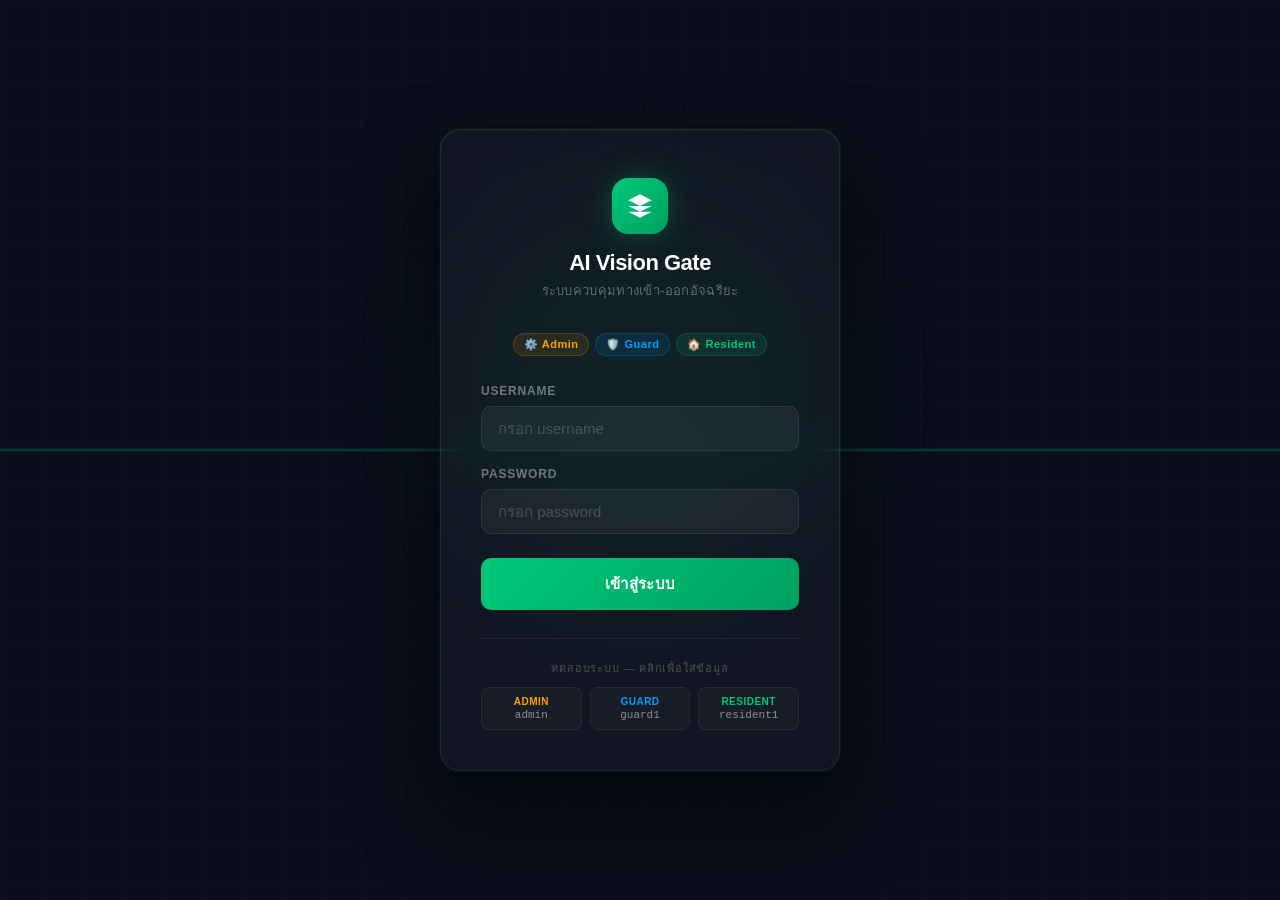
<file: index.html>
<!DOCTYPE html>
<html lang="th">
<head>
<meta charset="UTF-8">
<meta name="viewport" content="width=device-width, initial-scale=1.0">
<title>AI Vision Gate — เข้าสู่ระบบ</title>
<style>
  * { margin: 0; padding: 0; box-sizing: border-box; }

  body {
    min-height: 100vh;
    background: #0a0e1a;
    display: flex;
    align-items: center;
    justify-content: center;
    font-family: 'Segoe UI', 'Helvetica Neue', Arial, sans-serif;
    overflow: hidden;
    position: relative;
  }

  /* Ambient grid background */
  body::before {
    content: '';
    position: fixed;
    inset: 0;
    background-image:
      linear-gradient(rgba(0,200,120,0.04) 1px, transparent 1px),
      linear-gradient(90deg, rgba(0,200,120,0.04) 1px, transparent 1px);
    background-size: 40px 40px;
    pointer-events: none;
  }

  /* Glow orb */
  .glow {
    position: fixed;
    width: 600px; height: 600px;
    border-radius: 50%;
    background: radial-gradient(circle, rgba(0,200,120,0.08) 0%, transparent 70%);
    top: 50%; left: 50%;
    transform: translate(-50%, -60%);
    pointer-events: none;
  }

  /* Scan line animation */
  @keyframes scanline {
    0%   { top: -4px; opacity: 0.5; }
    50%  { opacity: 0.15; }
    100% { top: 100%; opacity: 0; }
  }
  .scanline {
    position: fixed;
    left: 0; right: 0; height: 4px;
    background: linear-gradient(to bottom, transparent, rgba(0,200,120,0.3), transparent);
    animation: scanline 6s linear infinite;
    pointer-events: none;
    z-index: 0;
  }

  .card {
    position: relative;
    z-index: 10;
    background: rgba(255,255,255,0.03);
    border: 1px solid rgba(0,200,120,0.15);
    border-radius: 20px;
    padding: 48px 40px 40px;
    width: 100%;
    max-width: 400px;
    backdrop-filter: blur(20px);
    box-shadow:
      0 0 0 1px rgba(0,200,120,0.05),
      0 40px 80px rgba(0,0,0,0.6),
      inset 0 1px 0 rgba(255,255,255,0.05);
  }

  .logo-wrap {
    text-align: center;
    margin-bottom: 32px;
  }

  .logo-icon {
    width: 56px; height: 56px;
    background: linear-gradient(135deg, #00c878 0%, #00a060 100%);
    border-radius: 16px;
    display: inline-flex;
    align-items: center;
    justify-content: center;
    margin-bottom: 16px;
    box-shadow: 0 0 30px rgba(0,200,120,0.3);
  }

  .logo-icon svg { width: 28px; height: 28px; fill: #fff; }

  h1 {
    font-size: 22px;
    font-weight: 700;
    color: #fff;
    letter-spacing: -0.5px;
    margin-bottom: 4px;
  }

  .subtitle {
    font-size: 13px;
    color: rgba(255,255,255,0.35);
    letter-spacing: 0.3px;
  }

  /* Role badges */
  .roles {
    display: flex;
    gap: 6px;
    margin-bottom: 28px;
    justify-content: center;
  }
  .role-badge {
    padding: 4px 10px;
    border-radius: 20px;
    font-size: 11px;
    font-weight: 600;
    letter-spacing: 0.5px;
    cursor: pointer;
    border: 1px solid transparent;
    transition: all 0.2s;
    user-select: none;
  }
  .role-badge.admin  { background: rgba(255,160,0,0.1);  color: #ffa000; border-color: rgba(255,160,0,0.2); }
  .role-badge.guard  { background: rgba(0,160,255,0.1);  color: #00a0ff; border-color: rgba(0,160,255,0.2); }
  .role-badge.resident { background: rgba(0,200,120,0.1); color: #00c878; border-color: rgba(0,200,120,0.2); }
  .role-badge:hover  { opacity: 0.8; transform: scale(1.05); }

  /* Fields */
  .field { margin-bottom: 16px; }

  label {
    display: block;
    font-size: 12px;
    font-weight: 600;
    color: rgba(255,255,255,0.4);
    letter-spacing: 0.8px;
    text-transform: uppercase;
    margin-bottom: 8px;
  }

  input {
    width: 100%;
    background: rgba(255,255,255,0.05);
    border: 1px solid rgba(255,255,255,0.08);
    border-radius: 10px;
    padding: 13px 16px;
    font-size: 15px;
    color: #fff;
    outline: none;
    transition: border-color 0.2s, box-shadow 0.2s;
    font-family: inherit;
  }
  input:focus {
    border-color: rgba(0,200,120,0.5);
    box-shadow: 0 0 0 3px rgba(0,200,120,0.1);
  }
  input::placeholder { color: rgba(255,255,255,0.2); }

  /* Submit button */
  .btn {
    width: 100%;
    padding: 14px;
    background: linear-gradient(135deg, #00c878 0%, #00a060 100%);
    border: none;
    border-radius: 10px;
    color: #fff;
    font-size: 15px;
    font-weight: 700;
    cursor: pointer;
    transition: all 0.2s;
    margin-top: 8px;
    letter-spacing: 0.3px;
    position: relative;
    overflow: hidden;
  }
  .btn:hover  { transform: translateY(-1px); box-shadow: 0 8px 24px rgba(0,200,120,0.35); }
  .btn:active { transform: translateY(0); }
  .btn:disabled { opacity: 0.5; cursor: not-allowed; transform: none; }

  @keyframes spin { to { transform: rotate(360deg); } }
  .btn .spinner {
    display: none;
    width: 18px; height: 18px;
    border: 2px solid rgba(255,255,255,0.3);
    border-top-color: #fff;
    border-radius: 50%;
    animation: spin 0.7s linear infinite;
    margin: 0 auto;
  }
  .btn.loading .btn-text { display: none; }
  .btn.loading .spinner  { display: block; }

  /* Error */
  .error-box {
    background: rgba(255,60,60,0.1);
    border: 1px solid rgba(255,60,60,0.25);
    border-radius: 8px;
    padding: 10px 14px;
    font-size: 13px;
    color: #ff6060;
    margin-bottom: 16px;
    display: none;
  }
  .error-box.show { display: block; }

  /* Role hint */
  .hint {
    margin-top: 28px;
    border-top: 1px solid rgba(255,255,255,0.06);
    padding-top: 20px;
  }
  .hint-title {
    font-size: 11px;
    color: rgba(255,255,255,0.25);
    text-transform: uppercase;
    letter-spacing: 0.8px;
    margin-bottom: 10px;
    text-align: center;
  }
  .hint-grid {
    display: grid;
    grid-template-columns: repeat(3, 1fr);
    gap: 8px;
  }
  .hint-item {
    background: rgba(255,255,255,0.03);
    border: 1px solid rgba(255,255,255,0.06);
    border-radius: 8px;
    padding: 8px;
    text-align: center;
    cursor: pointer;
    transition: all 0.15s;
  }
  .hint-item:hover {
    background: rgba(255,255,255,0.06);
    border-color: rgba(0,200,120,0.2);
  }
  .hint-role {
    font-size: 10px;
    font-weight: 700;
    letter-spacing: 0.5px;
    margin-bottom: 2px;
  }
  .hint-role.admin    { color: #ffa000; }
  .hint-role.guard    { color: #00a0ff; }
  .hint-role.resident { color: #00c878; }
  .hint-user {
    font-size: 11px;
    color: rgba(255,255,255,0.5);
    font-family: 'Courier New', monospace;
  }

  /* Redirect overlay */
  .redirect-overlay {
    display: none;
    position: fixed; inset: 0;
    background: #0a0e1a;
    z-index: 100;
    align-items: center;
    justify-content: center;
    flex-direction: column;
    gap: 16px;
  }
  .redirect-overlay.show { display: flex; }

  @keyframes fadeInUp {
    from { opacity: 0; transform: translateY(10px); }
    to   { opacity: 1; transform: translateY(0); }
  }
  .redirect-icon {
    font-size: 48px;
    animation: fadeInUp 0.4s ease;
  }
  .redirect-text {
    color: rgba(255,255,255,0.6);
    font-size: 15px;
    animation: fadeInUp 0.4s ease 0.1s both;
  }
  .redirect-role-label {
    font-size: 22px;
    font-weight: 700;
    color: #fff;
    animation: fadeInUp 0.4s ease 0.05s both;
  }
  @keyframes pulse-ring {
    0%   { transform: scale(0.8); opacity: 1; }
    100% { transform: scale(1.8); opacity: 0; }
  }
  .pulse-ring {
    position: absolute;
    width: 80px; height: 80px;
    border-radius: 50%;
    background: rgba(0,200,120,0.15);
    animation: pulse-ring 1.2s ease-out infinite;
  }
  .pulse-dot {
    width: 80px; height: 80px;
    border-radius: 50%;
    background: linear-gradient(135deg, #00c878, #00a060);
    display: flex; align-items: center; justify-content: center;
    position: relative;
    box-shadow: 0 0 40px rgba(0,200,120,0.4);
    font-size: 32px;
    animation: fadeInUp 0.3s ease;
  }

</style>
</head>
<body>

<div class="glow"></div>
<div class="scanline"></div>

<!-- Login Card -->
<div class="card">
  <div class="logo-wrap">
    <div class="logo-icon">
      <svg viewBox="0 0 24 24"><path d="M12 2L2 7l10 5 10-5-10-5zM2 17l10 5 10-5M2 12l10 5 10-5"/></svg>
    </div>
    <h1>AI Vision Gate</h1>
    <p class="subtitle">ระบบควบคุมทางเข้า-ออกอัจฉริยะ</p>
  </div>

  <div class="roles">
    <span class="role-badge admin">⚙️ Admin</span>
    <span class="role-badge guard">🛡️ Guard</span>
    <span class="role-badge resident">🏠 Resident</span>
  </div>

  <div class="error-box" id="errorBox"></div>

  <div class="field">
    <label>Username</label>
    <input type="text" id="username" placeholder="กรอก username" autocomplete="username" autocapitalize="none">
  </div>
  <div class="field">
    <label>Password</label>
    <input type="password" id="password" placeholder="กรอก password" autocomplete="current-password">
  </div>

  <button class="btn" id="loginBtn" onclick="doLogin()">
    <span class="btn-text">เข้าสู่ระบบ</span>
    <div class="spinner"></div>
  </button>

  <!-- Demo quick-fill -->
  <div class="hint">
    <div class="hint-title">ทดสอบระบบ — คลิกเพื่อใส่ข้อมูล</div>
    <div class="hint-grid">
      <div class="hint-item" onclick="fillDemo('admin','aivsg2024')">
        <div class="hint-role admin">ADMIN</div>
        <div class="hint-user">admin</div>
      </div>
      <div class="hint-item" onclick="fillDemo('guard1','guard1234')">
        <div class="hint-role guard">GUARD</div>
        <div class="hint-user">guard1</div>
      </div>
      <div class="hint-item" onclick="fillDemo('resident1','home5301')">
        <div class="hint-role resident">RESIDENT</div>
        <div class="hint-user">resident1</div>
      </div>
    </div>
  </div>
</div>

<!-- Redirect overlay -->
<div class="redirect-overlay" id="redirectOverlay">
  <div style="position:relative; display:flex; align-items:center; justify-content:center;">
    <div class="pulse-ring"></div>
    <div class="pulse-dot" id="redirectIcon">✅</div>
  </div>
  <div class="redirect-role-label" id="redirectLabel">Admin Dashboard</div>
  <div class="redirect-text" id="redirectText">กำลังเข้าสู่ระบบ...</div>
</div>

<script>
// ============================================================
// CONFIG — เปลี่ยน API_URL ให้ตรงกับ deploy ของ TaBon
// ============================================================
const API_URL = 'https://script.google.com/macros/s/AKfycbxiPp-xyVNOw6Dm6L9Il3I2b9ynhu02L_VTBmTAXSMh7WHijR-QttRXK6NzBaZUb0k3Nw/exec';

// Role → URL mapping (relative path จาก root)
const ROLE_REDIRECT = {
  admin:    'aivsg-ps/admin/',
  guard:    'aivsg-ps/gate/',
  resident: 'aivsg-ps/resident/',
};

const ROLE_LABEL = {
  admin:    { icon: '⚙️', label: 'Admin Dashboard', color: '#ffa000' },
  guard:    { icon: '🛡️', label: 'Guard Station',   color: '#00a0ff' },
  resident: { icon: '🏠', label: 'Resident App',     color: '#00c878' },
};

// ============================================================
// Quick fill demo
// ============================================================
function fillDemo(user, pass) {
  document.getElementById('username').value = user;
  document.getElementById('password').value = pass;
  document.getElementById('username').focus();
}

// ============================================================
// Enter key support
// ============================================================
document.addEventListener('keydown', e => {
  if (e.key === 'Enter') doLogin();
});

// ============================================================
// Login flow
// ============================================================
async function doLogin() {
  const username = document.getElementById('username').value.trim();
  const password = document.getElementById('password').value;
  const btn      = document.getElementById('loginBtn');
  const errorBox = document.getElementById('errorBox');

  // Validation
  if (!username || !password) {
    showError('กรุณากรอก Username และ Password');
    return;
  }

  // Loading state
  errorBox.classList.remove('show');
  btn.classList.add('loading');
  btn.disabled = true;

  try {
    // Call Apps Script login API via JSONP (แก้ CORS)
    let result = null;
    try {
      result = await jsonpRequest(API_URL + '?action=login&username=' + encodeURIComponent(username) + '&password=' + encodeURIComponent(password));
    } catch(e) {
      result = null;
    }
    // Fallback: local check
    if (!result || result.error || !result.success) {
      const local = localLogin(username, password);
      if (local.success) result = local;
    }

    if (result && result.success) {
      // Save session
      sessionStorage.setItem('aivsg_user', JSON.stringify({
        username: result.username,
        role:     result.role,
        house:    result.house || '',
        name:     result.ownerName || '',
      }));
      // Redirect
      showRedirect(result.role, result.username, result.house);
    } else {
      showError(result?.message || 'Username หรือ Password ไม่ถูกต้อง');
      btn.classList.remove('loading');
      btn.disabled = false;
    }
  } catch (err) {
    showError('ไม่สามารถเชื่อมต่อระบบได้ กรุณาลองใหม่');
    btn.classList.remove('loading');
    btn.disabled = false;
  }
}

// ============================================================
// Local login fallback (ถ้า API ไม่ตอบสนอง)
// ============================================================
function jsonpRequest(url) {
  return new Promise((resolve, reject) => {
    const cb = 'cb_' + Math.random().toString(36).slice(2);
    const script = document.createElement('script');
    const timer = setTimeout(() => {
      delete window[cb];
      try { document.body.removeChild(script); } catch(e) {}
      reject(new Error('timeout'));
    }, 10000);
    window[cb] = (data) => {
      clearTimeout(timer);
      delete window[cb];
      try { document.body.removeChild(script); } catch(e) {}
      resolve(data);
    };
    script.src = url + '&callback=' + cb;
    script.onerror = () => { clearTimeout(timer); reject(new Error('error')); };
    document.body.appendChild(script);
  });
}

function localLogin(username, password) {
  const ADMIN_USERS = {
    'admin':  { password: 'aivsg2024', role: 'admin' },
    'guard1': { password: 'guard1234', role: 'guard' },
    'guard2': { password: 'guard2345', role: 'guard' },
  };
  if (ADMIN_USERS[username]) {
    if (ADMIN_USERS[username].password === password) {
      return { success: true, username, role: ADMIN_USERS[username].role, house: '' };
    }
    return { success: false, message: 'รหัสผ่านไม่ถูกต้อง' };
  }
  // Resident pattern: resident1–resident11 / home5301
  const residentMatch = username.match(/^resident(\d+)$/);
  if (residentMatch) {
    return { success: true, username, role: 'resident', house: '53/' + residentMatch[1] };
  }
  return { success: false, message: 'ไม่พบผู้ใช้งาน' };
}

// ============================================================
// Show redirect overlay then navigate
// ============================================================
function showRedirect(role, username, house) {
  const info = ROLE_LABEL[role] || ROLE_LABEL.resident;
  const overlay = document.getElementById('redirectOverlay');
  document.getElementById('redirectIcon').textContent  = info.icon;
  document.getElementById('redirectLabel').textContent = info.label;
  document.getElementById('redirectText').textContent  =
    `ยินดีต้อนรับ ${username}${house ? ' · บ้านเลขที่ ' + house : ''} — กำลังเข้าสู่ระบบ`;
  document.getElementById('redirectLabel').style.color = info.color;
  overlay.classList.add('show');

  // Navigate after brief pause
  setTimeout(() => {
    const dest = ROLE_REDIRECT[role] || ROLE_REDIRECT.resident;
    window.location.href = dest;
  }, 1800);
}

// ============================================================
// Show error
// ============================================================
function showError(msg) {
  const box = document.getElementById('errorBox');
  box.textContent = msg;
  box.classList.add('show');
}
</script>
</body>
</html>
</file>
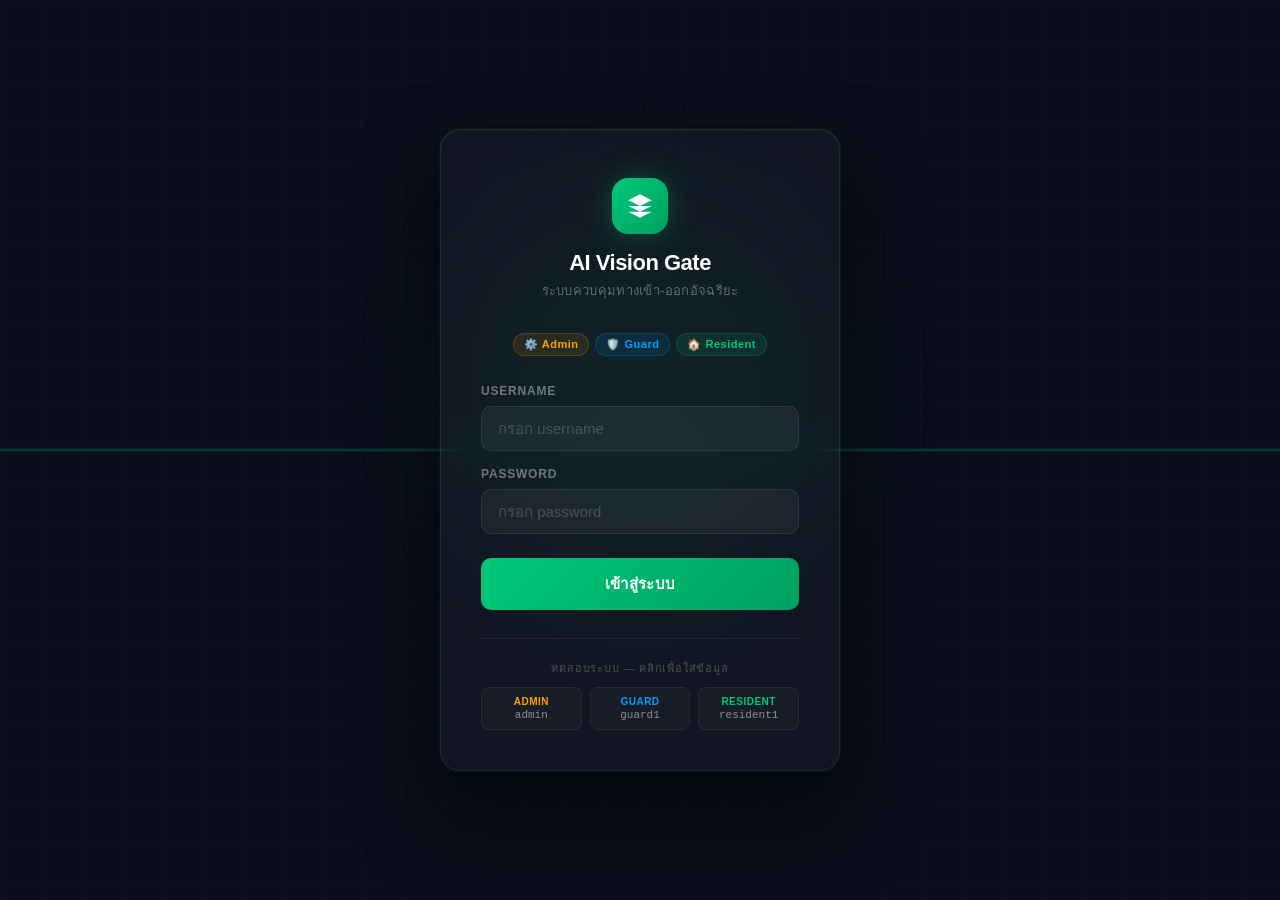
<file: admin/index.html>
<!DOCTYPE html>
<html lang="th">
<head>
<meta charset="UTF-8">
<meta name="viewport" content="width=device-width, initial-scale=1.0">
<title>AI Vision Gate — Admin Dashboard</title>
<style>
*{margin:0;padding:0;box-sizing:border-box}
body{background:#0b0f1c;color:#fff;font-family:'Segoe UI',Arial,sans-serif;display:flex;min-height:100vh}

/* SIDEBAR */
.sidebar{width:210px;background:rgba(255,255,255,0.02);border-right:1px solid rgba(255,255,255,0.06);padding:14px 0;flex-shrink:0;display:flex;flex-direction:column;position:fixed;top:0;bottom:0;left:0;z-index:40}
.sb-logo{display:flex;align-items:center;gap:10px;padding:0 14px 16px;border-bottom:1px solid rgba(255,255,255,0.06);margin-bottom:10px}
.sb-icon{width:32px;height:32px;background:linear-gradient(135deg,#00c878,#00a060);border-radius:8px;display:flex;align-items:center;justify-content:center;font-size:16px}
.sb-name{font-size:13px;font-weight:800;line-height:1.2}
.sb-sub{font-size:10px;color:rgba(255,255,255,0.3)}
.sb-sec{font-size:9px;font-weight:700;color:rgba(255,255,255,0.2);text-transform:uppercase;letter-spacing:1px;padding:0 14px;margin:8px 0 4px}
.sb-item{display:flex;align-items:center;gap:10px;padding:10px 14px;cursor:pointer;border-left:2px solid transparent;transition:all 0.15s}
.sb-item:hover{background:rgba(255,255,255,0.03)}
.sb-item.active{background:rgba(0,200,120,0.07);border-left-color:#00c878}
.sb-item .si{font-size:15px;width:20px;text-align:center}
.sb-item .sl{font-size:12px;font-weight:600;color:rgba(255,255,255,0.55)}
.sb-item.active .sl{color:#00c878}
.sb-bottom{margin-top:auto;padding:12px 14px;border-top:1px solid rgba(255,255,255,0.06)}
.sb-user{display:flex;align-items:center;gap:8px}
.sb-av{width:30px;height:30px;background:linear-gradient(135deg,#ffa000,#e65100);border-radius:8px;display:flex;align-items:center;justify-content:center;font-size:14px}
.sb-un{font-size:12px;font-weight:700}
.sb-ur{font-size:10px;color:rgba(255,255,255,0.3)}

/* MAIN */
.main{flex:1;margin-left:210px;display:flex;flex-direction:column;min-height:100vh}
.topbar{display:flex;align-items:center;justify-content:space-between;padding:14px 20px;border-bottom:1px solid rgba(255,255,255,0.06);background:rgba(255,255,255,0.01);position:sticky;top:0;z-index:30}
.page-title{font-size:17px;font-weight:800}
.page-sub{font-size:11px;color:rgba(255,255,255,0.35);margin-top:2px}
.tb-right{display:flex;gap:8px;align-items:center}
.clock-badge{font-size:12px;color:rgba(255,255,255,0.35);font-family:monospace;background:rgba(255,255,255,0.04);padding:6px 10px;border-radius:7px}
.btn-add{padding:8px 14px;background:linear-gradient(135deg,#00c878,#00a060);border:none;border-radius:8px;color:#fff;font-size:13px;font-weight:700;cursor:pointer;display:flex;align-items:center;gap:5px}

.content{flex:1;overflow-y:auto;padding:18px 20px}
.page{display:none}
.page.active{display:block}

/* STAT GRID */
.stat-grid{display:grid;grid-template-columns:repeat(4,1fr);gap:10px;margin-bottom:16px}
.stat-card{background:rgba(255,255,255,0.04);border:1px solid rgba(255,255,255,0.07);border-radius:12px;padding:14px}
.stat-val{font-size:28px;font-weight:900;color:#00c878;line-height:1}
.stat-lbl{font-size:11px;color:rgba(255,255,255,0.35);margin-top:4px}
.stat-change{font-size:10px;color:#00c878;margin-top:5px}

/* OVERVIEW GRID */
.ov-grid{display:grid;grid-template-columns:1fr 1fr;gap:12px;margin-bottom:16px}
.chart-card{background:rgba(255,255,255,0.02);border:1px solid rgba(255,255,255,0.06);border-radius:12px;padding:14px}
.chart-title{font-size:13px;font-weight:700;margin-bottom:12px}
.bar-chart{display:flex;align-items:flex-end;gap:4px;height:90px}
.bar-col{flex:1;display:flex;flex-direction:column;align-items:center;gap:4px}
.bar{width:100%;background:rgba(0,200,120,0.45);border-radius:3px 3px 0 0;min-height:4px}
.bar-lbl{font-size:9px;color:rgba(255,255,255,0.25)}
.act-item{display:flex;align-items:center;gap:10px;padding:8px 0;border-bottom:1px solid rgba(255,255,255,0.04)}
.act-item:last-child{border:none}
.act-dot{width:7px;height:7px;border-radius:50%;flex-shrink:0}
.act-dot.ok{background:#00c878}
.act-dot.warn{background:#ffa000}
.act-plate{font-size:13px;font-weight:700;font-family:monospace}
.act-meta{font-size:10px;color:rgba(255,255,255,0.35);margin-top:1px}
.act-time{font-size:10px;color:rgba(255,255,255,0.25);margin-left:auto}

/* TABLE */
.table-section{background:rgba(255,255,255,0.02);border:1px solid rgba(255,255,255,0.06);border-radius:12px;overflow:hidden;margin-bottom:14px}
.table-header{display:flex;justify-content:space-between;align-items:center;padding:12px 16px;border-bottom:1px solid rgba(255,255,255,0.06)}
.table-title{font-size:13px;font-weight:700}
.search-input{background:rgba(255,255,255,0.05);border:1px solid rgba(255,255,255,0.08);border-radius:8px;padding:7px 12px;font-size:12px;color:#fff;outline:none;width:200px}
.search-input::placeholder{color:rgba(255,255,255,0.2)}
.search-input:focus{border-color:rgba(0,200,120,0.35)}
table{width:100%;border-collapse:collapse}
th{padding:9px 14px;text-align:left;font-size:10px;font-weight:700;color:rgba(255,255,255,0.25);text-transform:uppercase;letter-spacing:0.8px;border-bottom:1px solid rgba(255,255,255,0.06)}
td{padding:11px 14px;font-size:12px;border-bottom:1px solid rgba(255,255,255,0.04)}
tr:last-child td{border:none}
tr:hover td{background:rgba(255,255,255,0.015)}
.td-plate{font-family:monospace;font-weight:700;font-size:13px}
.td-house{color:rgba(255,255,255,0.7);font-weight:600}
.td-dim{color:rgba(255,255,255,0.4)}
.badge{display:inline-flex;align-items:center;font-size:10px;font-weight:700;padding:3px 8px;border-radius:20px}
.badge.res{background:rgba(0,200,120,0.12);color:#00c878}
.badge.vis{background:rgba(255,160,0,0.12);color:#ffa000}
.badge.active{background:rgba(100,100,255,0.12);color:#aaaaff}
.td-acts{display:flex;gap:5px}
.btn-sm{padding:4px 9px;border-radius:6px;font-size:11px;font-weight:700;cursor:pointer;border:1px solid;transition:opacity 0.15s}
.btn-sm:hover{opacity:0.8}
.btn-sm.edit{background:rgba(255,160,0,0.08);border-color:rgba(255,160,0,0.2);color:#ffa000}
.btn-sm.del{background:rgba(255,80,80,0.08);border-color:rgba(255,80,80,0.2);color:#ff5050}
.btn-sm.view{background:rgba(0,200,120,0.08);border-color:rgba(0,200,120,0.2);color:#00c878}
.btn-sm.add-v{background:rgba(100,100,255,0.08);border-color:rgba(100,100,255,0.2);color:#aaaaff}

/* MODAL */
.modal-bg{display:none;position:fixed;inset:0;background:rgba(0,0,0,0.75);z-index:100;align-items:center;justify-content:center}
.modal-bg.show{display:flex}
.modal{background:#141828;border:1px solid rgba(255,255,255,0.1);border-radius:16px;padding:22px;width:460px;max-width:90vw;max-height:90vh;overflow-y:auto}
.modal-title{font-size:15px;font-weight:800;margin-bottom:18px;display:flex;align-items:center;justify-content:space-between}
.modal-close{font-size:18px;cursor:pointer;color:rgba(255,255,255,0.4);padding:2px 6px}
.field{margin-bottom:10px}
.field label{display:block;font-size:10px;font-weight:700;color:rgba(255,255,255,0.35);text-transform:uppercase;letter-spacing:0.8px;margin-bottom:5px}
.field label .req{color:#ff5050;margin-left:2px}
.field label .opt{color:rgba(255,255,255,0.2);font-weight:400;margin-left:4px;font-size:9px}
.field input,.field select{width:100%;background:rgba(255,255,255,0.05);border:1px solid rgba(255,255,255,0.08);border-radius:9px;padding:10px 13px;font-size:14px;color:#fff;outline:none;font-family:inherit}
.field input:focus,.field select:focus{border-color:rgba(0,200,120,0.4)}
.field input::placeholder{color:rgba(255,255,255,0.2)}
.field select option{background:#141828}
.field-row{display:flex;gap:10px}
.field-row .field{flex:1}
.province-wrap{position:relative}
.province-suggestions{display:none;position:absolute;top:100%;left:0;right:0;background:#1e2840;border:1px solid rgba(0,200,120,0.25);border-radius:9px;margin-top:3px;z-index:10;max-height:150px;overflow-y:auto}
.p-item{padding:8px 13px;font-size:13px;cursor:pointer;border-bottom:1px solid rgba(255,255,255,0.04)}
.p-item:hover{background:rgba(0,200,120,0.08)}
.p-match{color:#00c878;font-weight:700}
.modal-btns{display:flex;gap:8px;margin-top:14px}
.btn-save{flex:1;padding:11px;background:linear-gradient(135deg,#00c878,#00a060);border:none;border-radius:9px;color:#fff;font-size:14px;font-weight:700;cursor:pointer}
.btn-cancel{flex:1;padding:11px;background:rgba(255,255,255,0.04);border:1px solid rgba(255,255,255,0.08);border-radius:9px;color:rgba(255,255,255,0.4);font-size:13px;cursor:pointer}
.pin-input{letter-spacing:6px;font-family:monospace;font-size:18px}

/* SETTINGS */
.settings-card{background:rgba(255,255,255,0.02);border:1px solid rgba(255,255,255,0.06);border-radius:12px;padding:16px;margin-bottom:12px;max-width:600px}
.settings-title{font-size:13px;font-weight:700;margin-bottom:14px;color:rgba(255,255,255,0.7)}
.toggle-row{display:flex;align-items:center;justify-content:space-between;padding:10px 0;border-bottom:1px solid rgba(255,255,255,0.04)}
.toggle-row:last-child{border:none}
.toggle-lbl{font-size:13px;color:rgba(255,255,255,0.7)}
.toggle-sub{font-size:10px;color:rgba(255,255,255,0.3);margin-top:2px}
.toggle-sw{width:42px;height:24px;border-radius:12px;position:relative;cursor:pointer;flex-shrink:0;transition:background 0.2s}
.toggle-sw.on{background:#00c878}
.toggle-sw.off{background:rgba(255,255,255,0.12)}
.toggle-sw::after{content:'';position:absolute;width:18px;height:18px;background:#fff;border-radius:50%;top:3px;transition:left 0.2s}
.toggle-sw.on::after{left:21px}
.toggle-sw.off::after{left:3px}

/* LOADING / TOAST */
.loading-overlay{display:none;position:fixed;inset:0;background:rgba(0,0,0,0.8);z-index:200;align-items:center;justify-content:center;flex-direction:column;gap:14px}
.loading-overlay.show{display:flex}
@keyframes spin{to{transform:rotate(360deg)}}
.spinner{width:42px;height:42px;border:4px solid rgba(255,255,255,0.08);border-top-color:#00c878;border-radius:50%;animation:spin 0.8s linear infinite}
.toast{position:fixed;bottom:20px;left:50%;transform:translateX(-50%);background:#1a2035;border:1px solid rgba(255,255,255,0.12);border-radius:10px;padding:10px 18px;font-size:13px;z-index:300;opacity:0;transition:opacity 0.3s;pointer-events:none;white-space:nowrap;max-width:90vw}
.toast.show{opacity:1}
.empty{text-align:center;padding:28px;color:rgba(255,255,255,0.2)}
.empty-icon{font-size:32px;margin-bottom:8px}
.empty-txt{font-size:12px}
</style>
</head>
<body>

<!-- SIDEBAR -->
<div class="sidebar">
  <div>
    <div class="sb-logo">
      <div class="sb-icon">⚙️</div>
      <div><div class="sb-name">AI Vision Gate</div><div class="sb-sub">Admin</div></div>
    </div>
    <div class="sb-sec">ภาพรวม</div>
    <div class="sb-item active" onclick="showPage('overview',this,'ภาพรวมระบบ','หมู่บ้านพฤกษา แอร์พอร์ต-มะลิวัลย์')">
      <span class="si">📊</span><span class="sl">ภาพรวม</span>
    </div>
    <div class="sb-sec">จัดการ</div>
    <div class="sb-item" onclick="showPage('residents',this,'จัดการลูกบ้าน','เพิ่ม / แก้ไข / ลบ ข้อมูลลูกบ้านและรหัสผ่าน')">
      <span class="si">🏠</span><span class="sl">จัดการลูกบ้าน</span>
    </div>
    <div class="sb-item" onclick="showPage('vehicles',this,'ทะเบียนรถ','รถที่ลงทะเบียนในระบบทั้งหมด')">
      <span class="si">🚗</span><span class="sl">ทะเบียนรถ</span>
    </div>
    <div class="sb-item" onclick="showPage('log',this,'บันทึกเข้า-ออก','ประวัติการเข้า-ออกพร้อมรูปถ่าย')">
      <span class="si">📋</span><span class="sl">บันทึกเข้า-ออก</span>
    </div>
    <div class="sb-item" onclick="showPage('guests',this,'บันทึกแขก','ข้อมูลแขกที่เข้าหมู่บ้าน')">
      <span class="si">👥</span><span class="sl">บันทึกแขก</span>
    </div>
    <div class="sb-item" onclick="showPage('reports',this,'รายงาน','สถิติรายสัปดาห์')">
      <span class="si">📈</span><span class="sl">รายงาน</span>
    </div>
    <div class="sb-sec">ระบบ</div>
    <div class="sb-item" onclick="showPage('settings',this,'ตั้งค่าระบบ','ข้อมูลหมู่บ้านและนโยบายการทำงาน')">
      <span class="si">⚙️</span><span class="sl">ตั้งค่า</span>
    </div>
  </div>
  <div class="sb-bottom">
    <div class="sb-user">
      <div class="sb-av">👤</div>
      <div><div class="sb-un" id="admin-name">admin</div><div class="sb-ur">Administrator</div></div>
    </div>
  </div>
</div>

<!-- MAIN -->
<div class="main">
  <div class="topbar">
    <div>
      <div class="page-title" id="page-title">ภาพรวมระบบ</div>
      <div class="page-sub" id="page-sub">หมู่บ้านพฤกษา แอร์พอร์ต-มะลิวัลย์</div>
    </div>
    <div class="tb-right">
      <div class="clock-badge" id="clock">🕐 --:--:--</div>
      <button class="btn-add" id="btn-add" onclick="handleAdd()">+ เพิ่มใหม่</button>
    </div>
  </div>

  <div class="content">

    <!-- OVERVIEW -->
    <div class="page active" id="page-overview">
      <div class="stat-grid">
        <div class="stat-card"><div class="stat-val" id="ov-houses">—</div><div class="stat-lbl">บ้านหลังคาเรือน</div></div>
        <div class="stat-card"><div class="stat-val" id="ov-vehicles">—</div><div class="stat-lbl">รถที่ลงทะเบียน</div></div>
        <div class="stat-card"><div class="stat-val" id="ov-today">—</div><div class="stat-lbl">เข้า-ออกวันนี้</div></div>
        <div class="stat-card"><div class="stat-val" id="ov-visitors">—</div><div class="stat-lbl">ผู้มาติดต่อวันนี้</div></div>
      </div>
      <div class="ov-grid">
        <div class="chart-card">
          <div class="chart-title">เข้า-ออกรายชั่วโมง (วันนี้)</div>
          <div class="bar-chart" id="hourly-chart"></div>
        </div>
        <div class="chart-card">
          <div class="chart-title">กิจกรรมล่าสุด</div>
          <div id="recent-activity"><div class="empty"><div class="empty-txt">กำลังโหลด...</div></div></div>
        </div>
      </div>
    </div>

    <!-- RESIDENTS -->
    <div class="page" id="page-residents">
      <div class="table-section">
        <div class="table-header">
          <div class="table-title">รายชื่อลูกบ้าน (<span id="res-count">—</span> หลัง)</div>
          <input class="search-input" placeholder="🔍 ค้นหาชื่อ / บ้านเลขที่..." oninput="filterTable(this.value,'res-tbody')">
        </div>
        <table>
          <thead><tr><th>บ้านเลขที่</th><th>ชื่อเจ้าของ</th><th>Username</th><th>PIN</th><th>เบอร์โทร</th><th>รถ</th><th>จัดการ</th></tr></thead>
          <tbody id="res-tbody"><tr><td colspan="7" style="text-align:center;padding:20px;color:rgba(255,255,255,0.25)">กำลังโหลด...</td></tr></tbody>
        </table>
      </div>
    </div>

    <!-- VEHICLES -->
    <div class="page" id="page-vehicles">
      <div class="table-section">
        <div class="table-header">
          <div class="table-title">ทะเบียนรถ (<span id="veh-count">—</span> คัน)</div>
          <input class="search-input" placeholder="🔍 ค้นหาทะเบียน / บ้าน..." oninput="filterTable(this.value,'veh-tbody')">
        </div>
        <table>
          <thead><tr><th>ทะเบียนรถ</th><th>เจ้าของ</th><th>บ้าน</th><th>ยี่ห้อ/สี</th><th>ประเภท</th><th>วิธีลงทะเบียน</th><th>วันที่</th><th>จัดการ</th></tr></thead>
          <tbody id="veh-tbody"><tr><td colspan="8" style="text-align:center;padding:20px;color:rgba(255,255,255,0.25)">กำลังโหลด...</td></tr></tbody>
        </table>
      </div>
    </div>

    <!-- LOG -->
    <div class="page" id="page-log">
      <div class="table-section">
        <div class="table-header">
          <div class="table-title">บันทึกเข้า-ออก</div>
          <input class="search-input" placeholder="🔍 ค้นหาทะเบียน..." oninput="filterTable(this.value,'log-tbody')">
        </div>
        <table>
          <thead><tr><th>เวลาเข้า</th><th>ทะเบียน</th><th>ประเภท</th><th>บ้าน</th><th>อนุมัติโดย</th><th>รูปเข้า</th><th>เวลาออก</th><th>รูปออก</th></tr></thead>
          <tbody id="log-tbody"><tr><td colspan="8" style="text-align:center;padding:20px;color:rgba(255,255,255,0.25)">กำลังโหลด...</td></tr></tbody>
        </table>
      </div>
    </div>

    <!-- GUESTS -->
    <div class="page" id="page-guests">
      <div class="table-section">
        <div class="table-header">
          <div class="table-title">บันทึกแขก</div>
          <input class="search-input" placeholder="🔍 ค้นหาชื่อ / ทะเบียน..." oninput="filterTable(this.value,'guest-tbody')">
        </div>
        <table>
          <thead><tr><th>วันที่-เวลา</th><th>ชื่อ-สกุล</th><th>เลขบัตร</th><th>ทะเบียน</th><th>บ้านที่ไป</th><th>เบอร์โทร</th></tr></thead>
          <tbody id="guest-tbody"><tr><td colspan="6" style="text-align:center;padding:20px;color:rgba(255,255,255,0.25)">กำลังโหลด...</td></tr></tbody>
        </table>
      </div>
    </div>

    <!-- REPORTS -->
    <div class="page" id="page-reports">
      <div class="chart-card" style="margin-bottom:14px">
        <div class="chart-title">เข้า-ออกรายสัปดาห์</div>
        <div class="bar-chart" id="weekly-chart" style="height:120px"></div>
      </div>
    </div>

    <!-- SETTINGS -->
    <div class="page" id="page-settings">
      <div class="settings-card">
        <div class="settings-title">ข้อมูลหมู่บ้าน</div>
        <div class="field"><label>ชื่อหมู่บ้าน</label><input type="text" id="set-village" value="หมู่บ้านพฤกษา แอร์พอร์ต-มะลิวัลย์"></div>
        <div class="field-row">
          <div class="field"><label>จำนวนบ้าน</label><input type="text" id="set-houses" disabled style="opacity:0.5"></div>
          <div class="field"><label>จำนวนรถ</label><input type="text" id="set-vehicles" disabled style="opacity:0.5"></div>
        </div>
      </div>
      <div class="settings-card">
        <div class="settings-title">นโยบายการทำงาน</div>
        <div id="toggles-list"></div>
      </div>
    </div>

  </div>
</div>

<!-- MODAL: เพิ่ม/แก้ไข ลูกบ้าน -->
<div class="modal-bg" id="modal-resident" onclick="if(event.target===this)closeModal('resident')">
  <div class="modal">
    <div class="modal-title">
      <span id="modal-res-title">🏠 เพิ่มลูกบ้านใหม่</span>
      <span class="modal-close" onclick="closeModal('resident')">✕</span>
    </div>
    <input type="hidden" id="res-edit-house">
    <div class="field-row">
      <div class="field"><label>บ้านเลขที่ <span class="req">*</span></label><input type="text" id="res-house" placeholder="เช่น 53/5"></div>
      <div class="field"><label>PIN <span class="req">*</span></label><input type="text" id="res-pin" placeholder="4-6 หลัก" class="pin-input" maxlength="6"></div>
    </div>
    <div class="field"><label>ชื่อเจ้าของบ้าน <span class="req">*</span></label><input type="text" id="res-name" placeholder="เช่น นาย สมชาย ใจดี"></div>
    <div class="field-row">
      <div class="field"><label>Username <span class="req">*</span></label><input type="text" id="res-username" placeholder="เช่น resident12"></div>
      <div class="field"><label>Password <span class="req">*</span></label><input type="password" id="res-password" placeholder="ตั้งรหัสผ่าน"></div>
    </div>
    <div class="field"><label>เบอร์โทร <span class="opt">(ไม่บังคับ)</span></label><input type="text" id="res-phone" placeholder="08XXXXXXXX"></div>
    <div class="modal-btns">
      <button class="btn-save" onclick="saveResident()">✅ บันทึก</button>
      <button class="btn-cancel" onclick="closeModal('resident')">ยกเลิก</button>
    </div>
  </div>
</div>

<!-- MODAL: เพิ่ม/แก้ไข รถ -->
<div class="modal-bg" id="modal-vehicle" onclick="if(event.target===this)closeModal('vehicle')">
  <div class="modal">
    <div class="modal-title">
      <span id="modal-veh-title">🚗 เพิ่มรถใหม่</span>
      <span class="modal-close" onclick="closeModal('vehicle')">✕</span>
    </div>
    <div class="field-row">
      <div class="field" style="flex:1.5"><label>ทะเบียนรถ <span class="req">*</span></label><input type="text" id="veh-plate" placeholder="เช่น กข 1234" style="font-family:monospace;letter-spacing:1px"></div>
      <div class="field"><label>ประเภท <span class="req">*</span></label>
        <select id="veh-type"><option>รถยนต์</option><option>รถกระบะ</option><option>มอเตอร์ไซค์</option><option>รถตู้</option></select>
      </div>
    </div>
    <div class="field">
      <label>จังหวัด <span class="req">*</span></label>
      <div class="province-wrap">
        <input type="text" id="veh-province" placeholder="พิมพ์เพื่อค้นหา..." autocomplete="off" oninput="filterProv(this.value,'veh-prov-list')">
        <div class="province-suggestions" id="veh-prov-list"></div>
      </div>
    </div>
    <div class="field"><label>บ้านเลขที่ <span class="req">*</span></label><select id="veh-house"><option value="">เลือกบ้านเลขที่</option></select></div>
    <div class="field-row">
      <div class="field"><label>ยี่ห้อรถ <span class="opt">(ไม่บังคับ)</span></label><input type="text" id="veh-brand" placeholder="เช่น Toyota"></div>
      <div class="field"><label>สีรถ <span class="opt">(ไม่บังคับ)</span></label><input type="text" id="veh-color" placeholder="เช่น ขาว"></div>
    </div>
    <div class="modal-btns">
      <button class="btn-save" onclick="saveVehicle()">✅ บันทึก</button>
      <button class="btn-cancel" onclick="closeModal('vehicle')">ยกเลิก</button>
    </div>
  </div>
</div>

<div class="loading-overlay" id="loading"><div class="spinner"></div></div>
<div class="toast" id="toast"></div>

<script>
const API_URL = 'https://script.google.com/macros/s/AKfycbxiPp-xyVNOw6Dm6L9Il3I2b9ynhu02L_VTBmTAXSMh7WHijR-QttRXK6NzBaZUb0k3Nw/exec';
const PROVINCES = ['กระบี่','กาญจนบุรี','กาฬสินธุ์','กำแพงเพชร','ขอนแก่น','จันทบุรี','ฉะเชิงเทรา','ชลบุรี','ชัยนาท','ชัยภูมิ','ชุมพร','เชียงราย','เชียงใหม่','ตรัง','ตราด','ตาก','นครนายก','นครปฐม','นครพนม','นครราชสีมา','นครศรีธรรมราช','นครสวรรค์','นนทบุรี','นราธิวาส','น่าน','บึงกาฬ','บุรีรัมย์','ปทุมธานี','ประจวบคีรีขันธ์','ปราจีนบุรี','ปัตตานี','พระนครศรีอยุธยา','พะเยา','พังงา','พัทลุง','พิจิตร','พิษณุโลก','เพชรบุรี','เพชรบูรณ์','แพร่','ภูเก็ต','มหาสารคาม','มุกดาหาร','แม่ฮ่องสอน','ยโสธร','ยะลา','ร้อยเอ็ด','ระนอง','ระยอง','ราชบุรี','ลพบุรี','ลำปาง','ลำพูน','เลย','ศรีสะเกษ','สกลนคร','สงขลา','สตูล','สมุทรปราการ','สมุทรสงคราม','สมุทรสาคร','สระแก้ว','สระบุรี','สิงห์บุรี','สุโขทัย','สุพรรณบุรี','สุราษฎร์ธานี','สุรินทร์','หนองคาย','หนองบัวลำภู','อ่างทอง','อำนาจเจริญ','อุดรธานี','อุตรดิตถ์','อุทัยธานี','อุบลราชธานี','กรุงเทพมหานคร'];

let appData = null;
let currentPage = 'overview';

// INIT
document.addEventListener('DOMContentLoaded', () => {
  try {
    const s = JSON.parse(sessionStorage.getItem('aivsg_user') || '{}');
    if (!s.username || s.role !== 'admin'){ window.location.href = '../'; return; }
    document.getElementById('admin-name').textContent = s.username;
  } catch(e){ window.location.href = '../'; return; }
  updateClock();
  setInterval(updateClock, 1000);
  loadAll();
});

function updateClock(){
  const n = new Date();
  document.getElementById('clock').textContent = '🕐 ' + [n.getHours(),n.getMinutes(),n.getSeconds()].map(v=>v.toString().padStart(2,'0')).join(':');
}

async function loadAll(){
  showLoading();
  try {
    appData = await jsonp('getAll', {});
    hideLoading();
    renderOverview();
    renderResidents();
    renderVehicles();
    renderSettings();
    populateHouseDropdown();
  } catch(e){ hideLoading(); showToast('❌ โหลดข้อมูลไม่ได้: ' + e.message); }
}

// RENDER OVERVIEW
function renderOverview(){
  const ov = appData.overview || {};
  const s  = ov.stats || {};
  document.getElementById('ov-houses').textContent   = s.houses || 0;
  document.getElementById('ov-vehicles').textContent  = s.vehicles || 0;
  document.getElementById('ov-today').textContent     = s.todayEntries || 0;
  document.getElementById('ov-visitors').textContent  = s.todayVisitors || 0;

  // Hourly chart
  const hourly = ov.hourly || [];
  const maxH = Math.max(...hourly.map(h=>h.count), 1);
  document.getElementById('hourly-chart').innerHTML = hourly.map(h=>`
    <div class="bar-col">
      <div class="bar" style="height:${Math.max(h.count/maxH*100,4)}%"></div>
      <div class="bar-lbl">${h.hour.split(':')[0]}</div>
    </div>`).join('');

  // Recent activity
  const acts = ov.recentActivity || [];
  document.getElementById('recent-activity').innerHTML = acts.length ? acts.map(a=>`
    <div class="act-item">
      <div class="act-dot ${a.status==='ok'?'ok':'warn'}"></div>
      <div style="flex:1">
        <div class="act-plate">${a.plate}</div>
        <div class="act-meta">${a.house} · ${a.meta}</div>
      </div>
      <div class="act-time">${a.time}</div>
    </div>`).join('') : '<div class="empty"><div class="empty-txt">ไม่มีกิจกรรม</div></div>';
}

// RENDER RESIDENTS
function renderResidents(){
  const residents = appData.residents || [];
  document.getElementById('res-count').textContent = residents.length;
  document.getElementById('res-tbody').innerHTML = residents.map(r=>`
    <tr data-search="${(r.house+r.owner+r.username).toLowerCase()}">
      <td><span class="td-house">${r.house}</span></td>
      <td>${r.owner}</td>
      <td class="td-dim" style="font-family:monospace">${r.username}</td>
      <td class="td-dim" style="font-family:monospace">••••</td>
      <td class="td-dim">${r.phone||'—'}</td>
      <td><span class="badge res">${r.vehicleCount} คัน</span></td>
      <td><div class="td-acts">
        <button class="btn-sm edit" onclick="editResident('${r.house}','${r.owner}','${r.username}','${r.phone||''}')">✏️ แก้ไข</button>
        <button class="btn-sm add-v" onclick="openAddVehicle('${r.house}')">🚗 เพิ่มรถ</button>
      </div></td>
    </tr>`).join('');
}

// RENDER VEHICLES
function renderVehicles(){
  const vehicles = appData.vehicles || [];
  document.getElementById('veh-count').textContent = vehicles.length;
  document.getElementById('veh-tbody').innerHTML = vehicles.map(v=>`
    <tr data-search="${(v.plate+v.house+v.owner).toLowerCase()}">
      <td class="td-plate">${v.plate}</td>
      <td>${v.owner}</td>
      <td><span class="td-house">${v.house}</span></td>
      <td class="td-dim">${v.brand||'—'} ${v.color?'· '+v.color:''}</td>
      <td class="td-dim">${v.type||'—'}</td>
      <td class="td-dim" style="font-size:11px">${v.method||'—'} (${v.regBy||'—'})</td>
      <td class="td-dim" style="font-size:11px">${v.regDate||'—'}</td>
      <td><div class="td-acts">
        <button class="btn-sm del" onclick="deleteVehicle('${v.plate}')">🗑️ ลบ</button>
      </div></td>
    </tr>`).join('');
}

// RENDER SETTINGS
function renderSettings(){
  const v = appData.village || {};
  const s = appData.settings || {};
  document.getElementById('set-houses').value   = (v.totalHouses||0) + ' หลัง';
  document.getElementById('set-vehicles').value = (v.totalVehicles||0) + ' คัน';
  const toggles = s.toggles || [];
  document.getElementById('toggles-list').innerHTML = toggles.map(t=>`
    <div class="toggle-row">
      <div><div class="toggle-lbl">${t.label}</div></div>
      <div class="toggle-sw ${t.value?'on':'off'}" onclick="this.classList.toggle('on');this.classList.toggle('off')"></div>
    </div>`).join('');
  // Weekly chart
  const weekly = (appData.reports||{}).weekly || [];
  const maxW = Math.max(...weekly.map(w=>w.entries+w.exits), 1);
  document.getElementById('weekly-chart') && (document.getElementById('weekly-chart').innerHTML = weekly.map(w=>`
    <div class="bar-col">
      <div class="bar" style="height:${Math.max((w.entries+w.exits)/maxW*100,4)}%"></div>
      <div class="bar-lbl">${w.day.slice(0,1)}</div>
    </div>`).join(''));
}

// PAGE NAVIGATION
function showPage(name, el, title, sub){
  document.querySelectorAll('.page').forEach(p=>p.classList.remove('active'));
  document.querySelectorAll('.sb-item').forEach(i=>i.classList.remove('active'));
  document.getElementById('page-'+name).classList.add('active');
  if (el) el.classList.add('active');
  document.getElementById('page-title').textContent = title || name;
  document.getElementById('page-sub').textContent   = sub || '';
  currentPage = name;
  // Load on demand
  if (name === 'log') loadLog();
  if (name === 'guests') loadGuests();
  if (name === 'reports' && appData) {
    const weekly = (appData.reports||{}).weekly || [];
    const maxW = Math.max(...weekly.map(w=>w.entries+w.exits), 1);
    const el2 = document.getElementById('weekly-chart');
    if (el2) el2.innerHTML = weekly.map(w=>`
      <div class="bar-col">
        <div class="bar" style="height:${Math.max((w.entries+w.exits)/maxW*100,4)}%"></div>
        <div class="bar-lbl">${w.day.slice(0,1)}</div>
      </div>`).join('');
  }
}

function handleAdd(){
  if (currentPage === 'residents') openAddResident();
  else if (currentPage === 'vehicles') openAddVehicle('');
  else openAddResident();
}

// LOAD LOG
async function loadLog(){
  document.getElementById('log-tbody').innerHTML = '<tr><td colspan="8" style="text-align:center;padding:16px;color:rgba(255,255,255,0.25)">กำลังโหลด...</td></tr>';
  try {
    const res = await jsonp('getAllLogs', { limit: 100 });
    const logs = res.logs || [];
    if (!logs.length){
      document.getElementById('log-tbody').innerHTML = '<tr><td colspan="8" style="text-align:center;padding:16px;color:rgba(255,255,255,0.25)">ยังไม่มีบันทึก</td></tr>';
      return;
    }
    document.getElementById('log-tbody').innerHTML = logs.map(l => `
      <tr>
        <td>${l.entryTime||'—'}</td>
        <td style="font-family:monospace">${l.plate||'—'}</td>
        <td>${l.type||'—'}</td>
        <td>${l.house||'—'}</td>
        <td>${l.approvedBy||'—'}</td>
        <td>${l.photoEntry ? `<a href="${l.photoEntry}" target="_blank">📷 ดูรูป</a>` : '—'}</td>
        <td>${l.exitTime||'—'}</td>
        <td>${l.photoExit ? `<a href="${l.photoExit}" target="_blank">📷 ดูรูป</a>` : '—'}</td>
      </tr>`).join('');
  } catch(e){ showToast('❌ ' + e.message); }
}

// LOAD GUESTS
async function loadGuests(){
  document.getElementById('guest-tbody').innerHTML = '<tr><td colspan="6" style="text-align:center;padding:16px;color:rgba(255,255,255,0.25)">กำลังโหลด...</td></tr>';
  try {
    const res = await jsonp('getGuestLog', { limit: 100 });
    const guests = res.guests || [];
    if (!guests.length){
      document.getElementById('guest-tbody').innerHTML = '<tr><td colspan="6" style="text-align:center;padding:16px;color:rgba(255,255,255,0.25)">ยังไม่มีบันทึกแขก</td></tr>';
      return;
    }
    document.getElementById('guest-tbody').innerHTML = guests.map(g => `
      <tr>
        <td>${g.datetime||'—'}</td>
        <td>${g.name||'—'}</td>
        <td style="font-family:monospace;font-size:11px">${g.idNumber||'—'}</td>
        <td style="font-family:monospace">${g.plate||'—'}</td>
        <td>${g.house||'—'}</td>
        <td>${g.phone||'—'}</td>
      </tr>`).join('');
  } catch(e){ showToast('❌ ' + e.message); }
}

// RESIDENT MODAL
function openAddResident(){
  document.getElementById('modal-res-title').textContent = '🏠 เพิ่มลูกบ้านใหม่';
  ['res-edit-house','res-house','res-pin','res-name','res-username','res-password','res-phone'].forEach(id=>document.getElementById(id).value='');
  document.getElementById('modal-resident').classList.add('show');
}

function editResident(house, name, username, phone){
  document.getElementById('modal-res-title').textContent = '✏️ แก้ไขลูกบ้าน ' + house;
  document.getElementById('res-edit-house').value = house;
  document.getElementById('res-house').value    = house;
  document.getElementById('res-name').value     = name;
  document.getElementById('res-username').value = username;
  document.getElementById('res-phone').value    = phone;
  document.getElementById('res-password').value = '';
  document.getElementById('modal-resident').classList.add('show');
}

async function saveResident(){
  const editHouse = document.getElementById('res-edit-house').value.trim();
  const house    = document.getElementById('res-house').value.trim();
  const pin      = document.getElementById('res-pin').value.trim();
  const name     = document.getElementById('res-name').value.trim();
  const username = document.getElementById('res-username').value.trim();
  const password = document.getElementById('res-password').value;
  const phone    = document.getElementById('res-phone').value.trim();
  if (!house || !name || !username){ showToast('กรุณากรอกข้อมูลให้ครบ'); return; }
  showLoading('กำลังบันทึก...');
  try {
    const result = await jsonp('saveResident', { editHouse, house, name, pin, username, password, phone });
    hideLoading();
    if (result.status === 'duplicate'){
      showToast('⚠️ ' + (result.message || 'ข้อมูลซ้ำในระบบ'));
      return;
    }
    if (result.status === 'error'){
      showToast('❌ ' + (result.message || 'เกิดข้อผิดพลาด'));
      return;
    }
    showToast('✅ บันทึกข้อมูลลูกบ้านเรียบร้อย');
    closeModal('resident');
    await loadAll();
  } catch(e){ hideLoading(); showToast('❌ ' + e.message); }
}

// VEHICLE MODAL
function openAddVehicle(house){
  document.getElementById('modal-veh-title').textContent = '🚗 เพิ่มรถใหม่';
  ['veh-plate','veh-province','veh-brand','veh-color'].forEach(id=>document.getElementById(id).value='');
  document.getElementById('veh-type').value  = 'รถยนต์';
  document.getElementById('veh-house').value = house || '';
  document.getElementById('modal-vehicle').classList.add('show');
}

async function saveVehicle(){
  const plate    = document.getElementById('veh-plate').value.trim();
  const province = document.getElementById('veh-province').value.trim();
  const house    = document.getElementById('veh-house').value;
  const type     = document.getElementById('veh-type').value;
  const brand    = document.getElementById('veh-brand').value.trim();
  const color    = document.getElementById('veh-color').value.trim();
  if (!plate || !province || !house){ showToast('กรุณากรอกทะเบียน จังหวัด และเลือกบ้านเลขที่'); return; }
  const fullPlate = plate + ' ' + province;
  // ดึงชื่อเจ้าของจาก residents
  const owner = (appData.residents||[]).find(r=>r.house===house);
  showLoading();
  try {
    await jsonp('registerVehicle',{
      plate:fullPlate, owner:owner?owner.owner:'', house, phone:owner?owner.phone:'',
      brand, color, type, regBy:'admin', method:'กรอกเอง (Admin)'
    });
    hideLoading(); showToast('✅ เพิ่มรถเรียบร้อย');
    closeModal('vehicle');
    await loadAll();
  } catch(e){ hideLoading(); showToast('❌ ' + e.message); }
}

async function deleteVehicle(plate){
  if (!confirm('ยืนยันลบรถ ' + plate + '?')) return;
  showLoading('กำลังลบ...');
  try {
    // Admin ลบได้โดยไม่ต้องระบุบ้าน (house ว่าง = ลบด้วย plate อย่างเดียว)
    const result = await jsonp('deleteVehicle', { plate, house:'' });
    hideLoading();
    if (result.status === 'deleted'){
      showToast('✅ ลบรถเรียบร้อย');
      await loadAll();
    } else {
      showToast('❌ ' + (result.message || 'ลบไม่สำเร็จ'));
    }
  } catch(e){ hideLoading(); showToast('❌ ' + e.message); }
}

function closeModal(name){ document.getElementById('modal-'+name).classList.remove('show'); }

// HOUSE DROPDOWN (ใน modal รถ)
function populateHouseDropdown(){
  const sel = document.getElementById('veh-house');
  const cur = sel.value;
  while (sel.options.length > 1) sel.remove(1);
  (appData.residents||[]).forEach(r=>{
    const opt = document.createElement('option');
    opt.value = r.house; opt.textContent = r.house + ' — ' + r.owner;
    sel.appendChild(opt);
  });
  if (cur) sel.value = cur;
}

// SEARCH / FILTER TABLE
function filterTable(val, tbodyId){
  const rows = document.getElementById(tbodyId).querySelectorAll('tr');
  const q = val.toLowerCase();
  rows.forEach(row => { row.style.display = (!q || (row.dataset.search||'').includes(q)) ? '' : 'none'; });
}

// PROVINCE AUTOCOMPLETE
function filterProv(val, listId){
  const list = document.getElementById(listId);
  if (!val){ list.style.display='none'; return; }
  const m = PROVINCES.filter(p=>p.includes(val));
  if (!m.length){ list.style.display='none'; return; }
  const inputMap = {'veh-prov-list':'veh-province'};
  const inputId = inputMap[listId] || '';
  list.innerHTML = m.slice(0,6).map(p=>{
    const i=p.indexOf(val);
    return `<div class="p-item" onclick="selProv('${p}','${listId}','${inputId}')">${p.slice(0,i)}<span class="p-match">${p.slice(i,i+val.length)}</span>${p.slice(i+val.length)}</div>`;
  }).join('');
  list.style.display='block';
}
function selProv(p,listId,inputId){ if(inputId)document.getElementById(inputId).value=p; document.getElementById(listId).style.display='none'; }
document.addEventListener('click',e=>{ document.querySelectorAll('.province-suggestions').forEach(el=>{ if(!e.target.closest('.province-wrap'))el.style.display='none'; }); });

// JSONP
function jsonp(action,params){
  return new Promise((resolve,reject)=>{
    const cb='cb_'+Math.random().toString(36).slice(2);
    const s=document.createElement('script');
    const t=setTimeout(()=>{ delete window[cb]; try{document.body.removeChild(s);}catch(e){} reject(new Error('timeout')); },15000);
    window[cb]=(d)=>{ clearTimeout(t); delete window[cb]; try{document.body.removeChild(s);}catch(e){} resolve(d); };
    let url=API_URL+'?action='+action+'&callback='+cb;
    Object.entries(params).forEach(([k,v])=>{ url+=`&${k}=${encodeURIComponent(v)}`; });
    s.src=url; s.onerror=()=>{clearTimeout(t);reject(new Error('JSONP error'));}; document.body.appendChild(s);
  });
}

function showLoading(){ document.getElementById('loading').classList.add('show'); }
function hideLoading(){ document.getElementById('loading').classList.remove('show'); }
function showToast(msg){ const t=document.getElementById('toast'); t.textContent=msg; t.classList.add('show'); setTimeout(()=>t.classList.remove('show'),3500); }
</script>
</body>
</html>
</file>
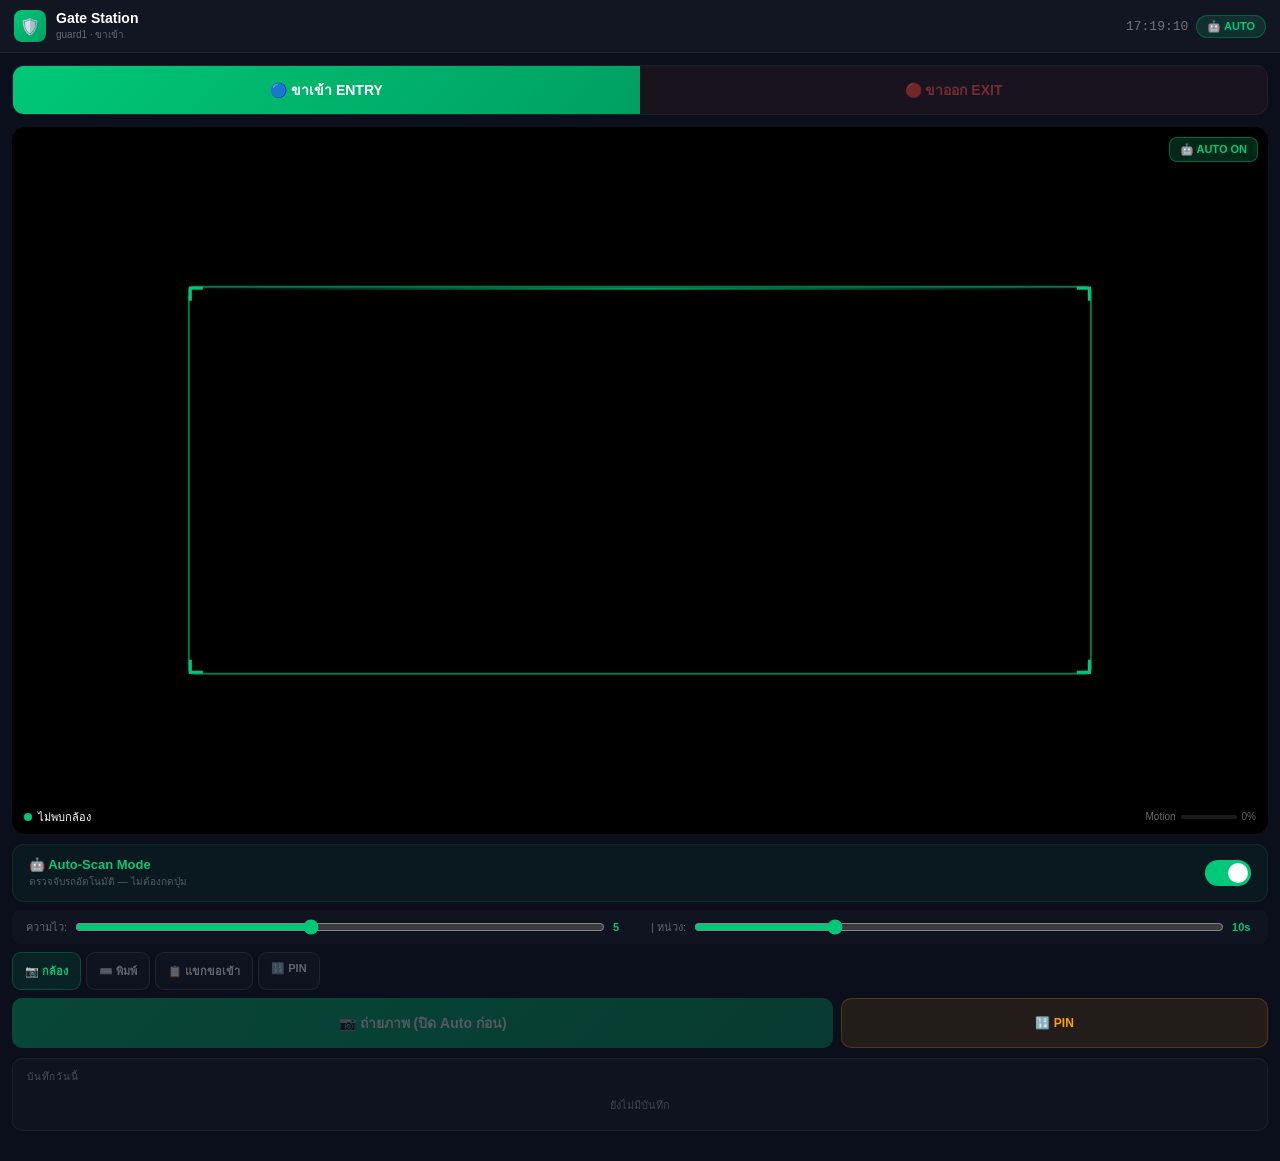
<file: gate/index.html>
<!DOCTYPE html>
<html lang="th">
<head>
<meta charset="UTF-8">
<meta name="viewport" content="width=device-width, initial-scale=1.0, user-scalable=no">
<title>AI Vision Gate — Gate Station</title>
<style>
*{margin:0;padding:0;box-sizing:border-box}
body{background:#0b0f1c;color:#fff;font-family:'Segoe UI',Arial,sans-serif;min-height:100vh;padding-bottom:20px}

/* TOP BAR */
.topbar{display:flex;align-items:center;justify-content:space-between;padding:10px 14px;background:rgba(255,255,255,0.03);border-bottom:1px solid rgba(255,255,255,0.07);position:sticky;top:0;z-index:50}
.tb-left{display:flex;align-items:center;gap:10px}
.logo{width:32px;height:32px;background:linear-gradient(135deg,#00c878,#00a060);border-radius:8px;display:flex;align-items:center;justify-content:center;font-size:16px}
.tb-title{font-size:14px;font-weight:800}
.tb-sub{font-size:10px;color:rgba(255,255,255,0.35);margin-top:1px}
.clock{font-size:13px;font-family:monospace;color:rgba(255,255,255,0.4)}
.mode-badge{padding:4px 10px;border-radius:20px;font-size:11px;font-weight:700}
.mode-badge.auto{background:rgba(0,200,120,0.15);border:1px solid rgba(0,200,120,0.3);color:#00c878}
.mode-badge.manual{background:rgba(255,160,0,0.12);border:1px solid rgba(255,160,0,0.25);color:#ffa000}

/* GATE TOGGLE */
.gate-toggle{display:flex;margin:12px;border-radius:12px;overflow:hidden;border:1px solid rgba(255,255,255,0.08)}
.gate-btn{flex:1;padding:13px;text-align:center;font-size:14px;font-weight:800;cursor:pointer;border:none;transition:all 0.2s}
.gate-btn.entry.active{background:linear-gradient(135deg,#00c878,#00a060);color:#fff}
.gate-btn.entry{background:rgba(0,200,120,0.06);color:rgba(0,200,120,0.4)}
.gate-btn.exit.active{background:linear-gradient(135deg,#ff5050,#cc0000);color:#fff}
.gate-btn.exit{background:rgba(255,80,80,0.06);color:rgba(255,80,80,0.4)}

/* CAMERA */
.camera-wrap{margin:0 12px 10px;border-radius:14px;overflow:hidden;background:#000;aspect-ratio:16/9;position:relative}
video{width:100%;height:100%;object-fit:cover}
canvas{display:none}
.cam-overlay{position:absolute;inset:0;pointer-events:none}
.scan-frame{position:absolute;top:50%;left:50%;transform:translate(-50%,-50%);width:72%;height:55%;border:2px solid rgba(0,200,120,0.6);border-radius:6px}
.corner{position:absolute;width:14px;height:14px}
.corner.tl{top:-1px;left:-1px;border-top:3px solid #00c878;border-left:3px solid #00c878}
.corner.tr{top:-1px;right:-1px;border-top:3px solid #00c878;border-right:3px solid #00c878}
.corner.bl{bottom:-1px;left:-1px;border-bottom:3px solid #00c878;border-left:3px solid #00c878}
.corner.br{bottom:-1px;right:-1px;border-bottom:3px solid #00c878;border-right:3px solid #00c878}
@keyframes scan{0%{top:0}100%{top:100%}}
.scan-line{position:absolute;left:0;right:0;height:2px;background:linear-gradient(to right,transparent,rgba(0,200,120,0.8),transparent);animation:scan 2s linear infinite}
.auto-badge{position:absolute;top:10px;right:10px;padding:5px 10px;border-radius:8px;font-size:11px;font-weight:700}
.auto-badge.on{background:rgba(0,200,120,0.2);border:1px solid rgba(0,200,120,0.4);color:#00c878}
.auto-badge.off{background:rgba(0,0,0,0.5);border:1px solid rgba(255,255,255,0.15);color:rgba(255,255,255,0.4)}
.cam-statusbar{position:absolute;bottom:0;left:0;right:0;background:linear-gradient(transparent,rgba(0,0,0,0.75));padding:8px 12px;display:flex;justify-content:space-between;align-items:center}
.cam-status-wrap{display:flex;align-items:center;gap:6px;font-size:11px}
@keyframes blink{0%,100%{opacity:1}50%{opacity:0.3}}
.cam-dot{width:8px;height:8px;border-radius:50%;background:#00c878}
.cam-dot.scanning{background:#ffa000;animation:blink 0.3s infinite}
.motion-wrap{display:flex;align-items:center;gap:5px;font-size:10px;color:rgba(255,255,255,0.4)}
.motion-bar{width:56px;height:4px;background:rgba(255,255,255,0.1);border-radius:2px;overflow:hidden}
.motion-fill{height:100%;background:#00c878;transition:width 0.15s;width:0%}

/* AUTO CONTROL */
.auto-control{margin:0 12px 8px;display:flex;align-items:center;justify-content:space-between;padding:12px 16px;background:rgba(0,200,120,0.05);border:1px solid rgba(0,200,120,0.12);border-radius:12px}
.auto-label{font-size:13px;font-weight:700;color:#00c878}
.auto-sub{font-size:10px;color:rgba(255,255,255,0.3);margin-top:2px}
.toggle{width:46px;height:26px;border-radius:13px;position:relative;cursor:pointer;flex-shrink:0;transition:background 0.2s}
.toggle.on{background:#00c878}
.toggle.off{background:rgba(255,255,255,0.12)}
.toggle::after{content:'';position:absolute;width:20px;height:20px;background:#fff;border-radius:50%;top:3px;transition:left 0.2s}
.toggle.on::after{left:23px}
.toggle.off::after{left:3px}
.sens-row{display:flex;align-items:center;gap:8px;margin:0 12px 8px;font-size:11px;color:rgba(255,255,255,0.35);padding:8px 14px;background:rgba(255,255,255,0.02);border-radius:8px}
.sens-row input[type=range]{flex:1;accent-color:#00c878}
.sens-val{color:#00c878;font-weight:700;min-width:22px}

/* MODE TABS */
.mode-tabs{display:flex;gap:5px;padding:0 12px 8px;overflow-x:auto}
.mode-tabs::-webkit-scrollbar{display:none}
.tab{flex-shrink:0;padding:9px 12px;border-radius:9px;border:1px solid rgba(255,255,255,0.07);background:rgba(255,255,255,0.02);font-size:11px;font-weight:600;color:rgba(255,255,255,0.35);cursor:pointer;white-space:nowrap}
.tab.active{background:rgba(0,200,120,0.1);border-color:rgba(0,200,120,0.25);color:#00c878}

/* ACTION ROW */
.action-row{display:flex;gap:8px;margin:0 12px 10px}
.btn-capture{flex:2;padding:14px;background:linear-gradient(135deg,#00c878,#00a060);border:none;border-radius:10px;color:#fff;font-size:14px;font-weight:700;cursor:pointer;transition:all 0.2s}
.btn-capture.disabled{opacity:0.3;cursor:not-allowed}
.btn-capture:not(.disabled):active{transform:scale(0.97)}
.btn-pin-sm{flex:1;padding:14px;background:rgba(255,160,0,0.1);border:1px solid rgba(255,160,0,0.2);border-radius:10px;color:#ffa000;font-size:12px;font-weight:700;cursor:pointer}

/* MANUAL INPUT */
.manual-wrap{margin:0 12px 10px;display:none}
.manual-wrap.show{display:flex;gap:8px}
.manual-input{flex:1;background:rgba(255,255,255,0.05);border:1px solid rgba(255,255,255,0.08);border-radius:10px;padding:12px 14px;font-size:15px;color:#fff;outline:none;font-family:monospace;letter-spacing:1px}
.manual-input:focus{border-color:rgba(0,200,120,0.4)}
.manual-input::placeholder{color:rgba(255,255,255,0.2);letter-spacing:0;font-family:inherit}
.btn-go{padding:12px 18px;background:linear-gradient(135deg,#00c878,#00a060);border:none;border-radius:10px;color:#fff;font-size:13px;font-weight:700;cursor:pointer}

/* RESULT */
.result-panel{margin:0 12px 10px;display:none}
.result-panel.show{display:block}
.status-card{padding:16px;border-radius:14px;border:1px solid;margin-bottom:8px}
.status-card.resident{background:rgba(0,200,120,0.07);border-color:rgba(0,200,120,0.2)}
.status-card.visitor{background:rgba(255,160,0,0.07);border-color:rgba(255,160,0,0.2)}
.status-card.unknown{background:rgba(255,80,80,0.07);border-color:rgba(255,80,80,0.2)}
.status-card.waiting{background:rgba(100,100,255,0.07);border-color:rgba(100,100,255,0.2)}
.s-icon{font-size:26px;margin-bottom:6px}
.s-title{font-size:17px;font-weight:800;margin-bottom:3px}
.s-sub{font-size:12px;color:rgba(255,255,255,0.45);margin-bottom:8px}
.plate-box{background:rgba(255,255,255,0.05);border:1px solid rgba(255,255,255,0.1);border-radius:8px;padding:10px;text-align:center;margin:8px 0}
.plate-txt{font-size:22px;font-weight:900;font-family:monospace;letter-spacing:2px}
.info-grid{display:grid;grid-template-columns:1fr 1fr;gap:6px;margin-bottom:10px}
.info-item{background:rgba(255,255,255,0.03);border-radius:6px;padding:8px}
.info-lbl{font-size:9px;color:rgba(255,255,255,0.3);text-transform:uppercase;letter-spacing:0.5px;margin-bottom:3px}
.info-val{font-size:13px;font-weight:700}
.action-btns{display:flex;gap:6px;margin-top:8px}
.btn-open{flex:1;padding:12px;background:linear-gradient(135deg,#00c878,#00a060);border:none;border-radius:8px;color:#fff;font-size:13px;font-weight:700;cursor:pointer}
.btn-deny{flex:1;padding:12px;background:rgba(255,80,80,0.12);border:1px solid rgba(255,80,80,0.25);border-radius:8px;color:#ff5050;font-size:13px;font-weight:700;cursor:pointer}
.btn-scan-id{width:100%;padding:12px;background:rgba(255,160,0,0.1);border:1px solid rgba(255,160,0,0.25);border-radius:8px;color:#ffa000;font-size:13px;font-weight:700;cursor:pointer;margin-top:6px}
.thumb{width:100%;border-radius:8px;margin-bottom:10px;max-height:150px;object-fit:cover}
.cd-wrap{text-align:center;padding:12px}
.cd-num{font-size:44px;font-weight:900;color:#00c878}
.cd-lbl{font-size:11px;color:rgba(255,255,255,0.35);margin-top:2px}

/* VISITOR FORM */
.visitor-form{margin:0 12px 10px;background:rgba(255,255,255,0.03);border:1px solid rgba(255,255,255,0.07);border-radius:14px;padding:14px;display:none}
.visitor-form.show{display:block}
.form-title{font-size:14px;font-weight:800;margin-bottom:12px;color:#ffa000}
.photo-grid{display:grid;grid-template-columns:repeat(3,1fr);gap:8px;margin-bottom:12px}
.photo-btn{background:rgba(255,255,255,0.04);border:1px dashed rgba(255,255,255,0.15);border-radius:10px;padding:12px 8px;text-align:center;cursor:pointer;transition:all 0.2s}
.photo-btn.done{border-color:rgba(0,200,120,0.5);background:rgba(0,200,120,0.07);border-style:solid}
.photo-icon{font-size:20px;margin-bottom:4px}
.photo-lbl{font-size:9px;color:rgba(255,255,255,0.4);line-height:1.4}
.photo-lbl.done{color:#00c878}
.field{margin-bottom:10px}
.field label{display:block;font-size:10px;font-weight:700;color:rgba(255,255,255,0.35);text-transform:uppercase;letter-spacing:0.8px;margin-bottom:5px}
.field label .req{color:#ff5050;margin-left:2px}
.field input,.field select{width:100%;background:rgba(255,255,255,0.05);border:1px solid rgba(255,255,255,0.08);border-radius:9px;padding:10px 13px;font-size:14px;color:#fff;outline:none;font-family:inherit}
.field input:focus,.field select:focus{border-color:rgba(0,200,120,0.4)}
.field input::placeholder{color:rgba(255,255,255,0.2)}
.field select option{background:#141828}
.field-row{display:flex;gap:8px}
.field-row .field{flex:1}
.province-wrap{position:relative}
.province-suggestions{display:none;position:absolute;top:100%;left:0;right:0;background:#1a2035;border:1px solid rgba(0,200,120,0.25);border-radius:9px;margin-top:3px;z-index:20;max-height:160px;overflow-y:auto}
.p-item{padding:9px 13px;font-size:13px;cursor:pointer;border-bottom:1px solid rgba(255,255,255,0.04)}
.p-item:last-child{border:none}
.p-item:hover{background:rgba(0,200,120,0.08)}
.p-match{color:#00c878;font-weight:700}
.btn-submit-visitor{width:100%;padding:13px;background:linear-gradient(135deg,#ffa000,#e65100);border:none;border-radius:10px;color:#fff;font-size:14px;font-weight:700;cursor:pointer;margin-top:4px}

/* PIN */
.pin-wrap{margin:0 12px 10px;background:rgba(255,255,255,0.03);border:1px solid rgba(255,255,255,0.07);border-radius:14px;padding:14px;display:none}
.pin-wrap.show{display:block}
.pin-title{font-size:14px;font-weight:800;color:#ffa000;margin-bottom:4px}
.pin-sub{font-size:10px;color:rgba(255,255,255,0.3);margin-bottom:12px;line-height:1.5}
.pin-display{background:rgba(255,255,255,0.05);border-radius:10px;padding:12px;text-align:center;font-size:28px;font-weight:800;letter-spacing:10px;margin-bottom:12px;min-height:54px}
.pin-grid{display:grid;grid-template-columns:repeat(3,1fr);gap:8px}
.pin-key{padding:16px;background:rgba(255,255,255,0.05);border:1px solid rgba(255,255,255,0.07);border-radius:10px;font-size:18px;font-weight:700;cursor:pointer;text-align:center;transition:all 0.15s}
.pin-key:active{background:rgba(0,200,120,0.2);transform:scale(0.95)}
.pin-key.del{color:#ff5050}
.pin-key.ok{background:rgba(0,200,120,0.12);color:#00c878;border-color:rgba(0,200,120,0.2)}
.pin-flow{background:rgba(255,255,255,0.02);border:1px solid rgba(255,255,255,0.05);border-radius:10px;padding:10px;margin-top:10px}
.flow-step{display:flex;align-items:center;gap:8px;padding:5px 0;border-bottom:1px solid rgba(255,255,255,0.04);font-size:10px;color:rgba(255,255,255,0.4)}
.flow-step:last-child{border:none}
.flow-num{width:18px;height:18px;border-radius:50%;background:rgba(0,200,120,0.15);color:#00c878;font-size:9px;font-weight:700;display:flex;align-items:center;justify-content:center;flex-shrink:0}

/* ACTIVE VEHICLES */
.active-section{margin:0 12px 10px;display:none}
.active-section.show{display:block}
.v-item{background:rgba(255,255,255,0.03);border:1px solid rgba(255,255,255,0.06);border-radius:10px;padding:10px 12px;margin-bottom:6px;display:flex;justify-content:space-between;align-items:center}
.v-plate-sm{font-family:monospace;font-weight:700;font-size:14px}
.v-meta-sm{font-size:10px;color:rgba(255,255,255,0.35);margin-top:2px}
.btn-exit-sm{padding:6px 12px;background:rgba(255,80,80,0.12);border:1px solid rgba(255,80,80,0.25);border-radius:7px;color:#ff5050;font-size:11px;font-weight:700;cursor:pointer}

/* LOG */
.log-strip{margin:0 12px 10px;padding:10px 14px;background:rgba(255,255,255,0.02);border:1px solid rgba(255,255,255,0.05);border-radius:10px}
.log-title{font-size:10px;color:rgba(255,255,255,0.25);text-transform:uppercase;letter-spacing:0.8px;margin-bottom:6px}
.log-item{display:flex;justify-content:space-between;align-items:center;padding:4px 0;border-bottom:1px solid rgba(255,255,255,0.04);font-size:11px}
.log-item:last-child{border:none}
.log-plate{font-family:monospace;font-weight:700;font-size:12px}
.log-ok{color:#00c878}
.log-warn{color:#ffa000}
.log-time{color:rgba(255,255,255,0.25)}

/* LOADING */
.loading-overlay{display:none;position:fixed;inset:0;background:rgba(0,0,0,0.82);z-index:200;align-items:center;justify-content:center;flex-direction:column;gap:14px}
.loading-overlay.show{display:flex}
@keyframes spin{to{transform:rotate(360deg)}}
.spinner{width:44px;height:44px;border:4px solid rgba(255,255,255,0.08);border-top-color:#00c878;border-radius:50%;animation:spin 0.8s linear infinite}
.load-txt{font-size:14px;color:rgba(255,255,255,0.55)}

/* TOAST */
.toast{position:fixed;bottom:20px;left:50%;transform:translateX(-50%);background:#1a2035;border:1px solid rgba(255,255,255,0.12);border-radius:10px;padding:10px 18px;font-size:13px;z-index:300;opacity:0;transition:opacity 0.3s;pointer-events:none;white-space:nowrap;max-width:90vw}
.toast.show{opacity:1}
</style>
</head>
<body>

<div class="topbar">
  <div class="tb-left">
    <div class="logo">🛡️</div>
    <div>
      <div class="tb-title">Gate Station</div>
      <div class="tb-sub" id="guard-name">guard1 · ขาเข้า</div>
    </div>
  </div>
  <div style="display:flex;gap:8px;align-items:center">
    <div class="clock" id="clock">--:--:--</div>
    <div class="mode-badge auto" id="mode-badge">🤖 AUTO</div>
  </div>
</div>

<div class="gate-toggle">
  <button class="gate-btn entry active" onclick="setGate('entry')">🔵 ขาเข้า ENTRY</button>
  <button class="gate-btn exit" onclick="setGate('exit')">🔴 ขาออก EXIT</button>
</div>

<div class="camera-wrap">
  <video id="video" autoplay playsinline muted></video>
  <canvas id="canvas-main" style="display:none"></canvas>
  <canvas id="canvas-motion" style="display:none"></canvas>
  <div class="cam-overlay">
    <div class="scan-frame">
      <div class="corner tl"></div><div class="corner tr"></div>
      <div class="corner bl"></div><div class="corner br"></div>
      <div class="scan-line"></div>
    </div>
  </div>
  <div class="auto-badge on" id="auto-badge">🤖 AUTO ON</div>
  <div class="cam-statusbar">
    <div class="cam-status-wrap">
      <div class="cam-dot" id="cam-dot"></div>
      <span id="cam-status">กำลังเริ่มกล้อง...</span>
    </div>
    <div class="motion-wrap">
      <span>Motion</span>
      <div class="motion-bar"><div class="motion-fill" id="motion-fill"></div></div>
      <span id="motion-pct">0%</span>
    </div>
  </div>
</div>

<div class="auto-control">
  <div>
    <div class="auto-label">🤖 Auto-Scan Mode</div>
    <div class="auto-sub">ตรวจจับรถอัตโนมัติ — ไม่ต้องกดปุ่ม</div>
  </div>
  <div class="toggle on" id="auto-toggle" onclick="toggleAuto()"></div>
</div>

<div class="sens-row" id="sens-row">
  <span>ความไว:</span>
  <input type="range" min="1" max="10" value="5" oninput="sensitivity=+this.value;document.getElementById('sens-val').textContent=this.value">
  <span class="sens-val" id="sens-val">5</span>
  <span style="margin-left:8px">| หน่วง:</span>
  <input type="range" min="3" max="30" value="10" oninput="cooldownSec=+this.value;document.getElementById('cd-val').textContent=this.value+'s'">
  <span class="sens-val" id="cd-val">10s</span>
</div>

<div class="mode-tabs">
  <div class="tab active" id="tab-camera" onclick="setMode('camera')">📷 กล้อง</div>
  <div class="tab" id="tab-manual" onclick="setMode('manual')">⌨️ พิมพ์</div>
  <div class="tab" id="tab-visitor" onclick="setMode('visitor')">📋 แขกขอเข้า</div>
  <div class="tab" id="tab-pin" onclick="setMode('pin')">🔢 PIN</div>
</div>

<div class="manual-wrap" id="manual-wrap">
  <input class="manual-input" id="manual-plate" type="text" placeholder="เช่น กษ 1234 ขอนแก่น" autocomplete="off">
  <button class="btn-go" onclick="manualCheck()">ตรวจ</button>
</div>

<div class="action-row" id="action-row">
  <button class="btn-capture disabled" id="btn-capture" onclick="captureAndScan()">📷 ถ่ายภาพ (ปิด Auto ก่อน)</button>
  <button class="btn-pin-sm" onclick="setMode('pin')">🔢 PIN</button>
</div>

<div class="result-panel" id="result-panel"></div>

<!-- VISITOR FORM -->
<div class="visitor-form" id="visitor-form">
  <div class="form-title">⚠️ แขกขอเข้าหมู่บ้าน</div>

  <!-- กล้องสำหรับถ่ายบัตร/หน้าคน — ใช้กล้องหน้าเป็นค่าเริ่มต้น แยกจากกล้องหลัก -->
  <div class="visitor-cam-wrap" style="position:relative;border-radius:12px;overflow:hidden;margin-bottom:10px;background:#000">
    <video id="video-visitor" autoplay playsinline muted style="width:100%;display:block;max-height:240px;object-fit:cover"></video>
    <button onclick="switchVisitorCamera()" style="position:absolute;top:8px;right:8px;background:rgba(0,0,0,0.6);border:1px solid rgba(255,255,255,0.3);color:#fff;border-radius:20px;padding:6px 12px;font-size:12px;cursor:pointer">🔄 สลับกล้อง</button>
    <div id="visitor-cam-label" style="position:absolute;bottom:8px;left:8px;background:rgba(0,0,0,0.6);color:#0f8;font-size:11px;padding:3px 8px;border-radius:10px">📷 กล้องหน้า</div>
  </div>

  <div class="photo-grid">
    <div class="photo-btn" id="photo-id" onclick="capturePhoto('id')">
      <div class="photo-icon">🪪</div>
      <div class="photo-lbl">บัตร ปชช.<br>/ ใบขับขี่</div>
    </div>
    <div class="photo-btn" id="photo-car" onclick="capturePhoto('car')">
      <div class="photo-icon">🚗</div>
      <div class="photo-lbl">ถ่ายรูปรถ<br>(ไม่บังคับ)</div>
    </div>
    <div class="photo-btn" id="photo-face" onclick="capturePhoto('face')">
      <div class="photo-icon">🧑</div>
      <div class="photo-lbl">ถ่ายรูปแขก<br>(ใบหน้า)</div>
    </div>
  </div>
  <div class="field">
    <label>ชื่อ-สกุล แขก <span class="req">*</span></label>
    <input type="text" id="v-name" placeholder="เช่น นายสมศักดิ์ ใจดี">
  </div>
  <div class="field-row">
    <div class="field" style="flex:1.5">
      <label>ทะเบียนรถ <span class="req">*</span></label>
      <input type="text" id="v-plate" placeholder="เช่น กข 1234" style="font-family:monospace;letter-spacing:1px">
    </div>
    <div class="field" style="flex:1">
      <label>จังหวัด <span class="req">*</span></label>
      <div class="province-wrap">
        <input type="text" id="v-province" placeholder="พิมพ์..." autocomplete="off" oninput="filterProv(this.value,'v-prov-list')">
        <div class="province-suggestions" id="v-prov-list"></div>
      </div>
    </div>
  </div>
  <div class="field">
    <label>บ้านเลขที่ที่ไปติดต่อ <span class="req">*</span></label>
    <select id="v-house"><option value="">เลือกบ้านเลขที่</option></select>
  </div>
  <button class="btn-submit-visitor" onclick="submitVisitor()">📨 แจ้งลูกบ้านเพื่อขออนุมัติ</button>
</div>

<!-- PIN -->
<div class="pin-wrap" id="pin-wrap">
  <div class="pin-title">🔢 ป้อน PIN ประจำบ้าน</div>
  <div class="pin-sub">หลังกด PIN สำเร็จ — กล้องจะถ่ายรูปคนกด PIN และรูปรถอัตโนมัติ แล้วบันทึกลง Log</div>
  <div class="pin-display" id="pin-display">_ _ _ _</div>
  <div class="pin-grid">
    <div class="pin-key" onclick="pinKey('1')">1</div>
    <div class="pin-key" onclick="pinKey('2')">2</div>
    <div class="pin-key" onclick="pinKey('3')">3</div>
    <div class="pin-key" onclick="pinKey('4')">4</div>
    <div class="pin-key" onclick="pinKey('5')">5</div>
    <div class="pin-key" onclick="pinKey('6')">6</div>
    <div class="pin-key" onclick="pinKey('7')">7</div>
    <div class="pin-key" onclick="pinKey('8')">8</div>
    <div class="pin-key" onclick="pinKey('9')">9</div>
    <div class="pin-key del" onclick="pinDel()">⌫</div>
    <div class="pin-key" onclick="pinKey('0')">0</div>
    <div class="pin-key ok" onclick="pinSubmit()">✓</div>
  </div>
  <div class="pin-flow">
    <div class="flow-step"><div class="flow-num">1</div>ตรวจสอบ PIN กับ Sheet</div>
    <div class="flow-step"><div class="flow-num">2</div>ถ่ายรูปคนกด PIN อัตโนมัติ (ถ้าไม่ชัด ถ่ายใหม่)</div>
    <div class="flow-step"><div class="flow-num">3</div>บันทึก Log + รูปลง Sheet</div>
    <div class="flow-step"><div class="flow-num">4</div>เปิดประตู</div>
  </div>
</div>

<div class="log-strip">
  <div class="log-title">บันทึกวันนี้</div>
  <div id="log-list"><div style="font-size:11px;color:rgba(255,255,255,0.2);text-align:center;padding:6px">ยังไม่มีบันทึก</div></div>
</div>

<div class="loading-overlay" id="loading">
  <div class="spinner"></div>
  <div class="load-txt" id="load-txt">กำลังประมวลผล...</div>
</div>
<div class="toast" id="toast"></div>

<script>
// ============================================================
// CONFIG
// ============================================================
const API_URL    = 'https://script.google.com/macros/s/AKfycbxiPp-xyVNOw6Dm6L9Il3I2b9ynhu02L_VTBmTAXSMh7WHijR-QttRXK6NzBaZUb0k3Nw/exec';
// Gemini ถูกเรียกผ่าน GAS proxy แล้ว (ดู callGeminiProxy ด้านล่าง) ไม่มี API key อยู่ใน client อีกต่อไป

const PROVINCES = ['กระบี่','กาญจนบุรี','กาฬสินธุ์','กำแพงเพชร','ขอนแก่น','จันทบุรี','ฉะเชิงเทรา','ชลบุรี','ชัยนาท','ชัยภูมิ','ชุมพร','เชียงราย','เชียงใหม่','ตรัง','ตราด','ตาก','นครนายก','นครปฐม','นครพนม','นครราชสีมา','นครศรีธรรมราช','นครสวรรค์','นนทบุรี','นราธิวาส','น่าน','บึงกาฬ','บุรีรัมย์','ปทุมธานี','ประจวบคีรีขันธ์','ปราจีนบุรี','ปัตตานี','พระนครศรีอยุธยา','พะเยา','พังงา','พัทลุง','พิจิตร','พิษณุโลก','เพชรบุรี','เพชรบูรณ์','แพร่','ภูเก็ต','มหาสารคาม','มุกดาหาร','แม่ฮ่องสอน','ยโสธร','ยะลา','ร้อยเอ็ด','ระนอง','ระยอง','ราชบุรี','ลพบุรี','ลำปาง','ลำพูน','เลย','ศรีสะเกษ','สกลนคร','สงขลา','สตูล','สมุทรปราการ','สมุทรสงคราม','สมุทรสาคร','สระแก้ว','สระบุรี','สิงห์บุรี','สุโขทัย','สุพรรณบุรี','สุราษฎร์ธานี','สุรินทร์','หนองคาย','หนองบัวลำภู','อ่างทอง','อำนาจเจริญ','อุดรธานี','อุตรดิตถ์','อุทัยธานี','อุบลราชธานี','กรุงเทพมหานคร'];

// ============================================================
// STATE
// ============================================================
let gateMode    = 'entry';
let scanMode    = 'camera';
let autoMode    = true;
let stream      = null;
let motionTimer = null;
let prevFrame   = null;
let cooldown    = false;
let cooldownSec = 10;
let sensitivity = 5;
let isScanning  = false;
let lastB64     = null;
let pinBuffer   = '';
let countdownT  = null;
let sessionLogs = [];
let guardInfo   = { username:'guard1', role:'guard' };
let wakeLock    = null;
let photoCaptures = { id:null, car:null, face:null };
let houseList   = [];
let visitorStream = null;
let visitorFacing = 'user'; // 'user' = กล้องหน้า (default), 'environment' = กล้องหลัง

// ============================================================
// INIT
// ============================================================
document.addEventListener('DOMContentLoaded', () => {
  try {
    const s = JSON.parse(sessionStorage.getItem('aivsg_user') || '{}');
    if (s.username) {
      guardInfo = s;
      document.getElementById('guard-name').textContent = s.username + ' · ขาเข้า';
    }
  } catch(e){}
  startCamera();
  startAutoScan();
  updateClock();
  setInterval(updateClock, 1000);
  loadHouseList();
});

function updateClock(){
  const n = new Date();
  document.getElementById('clock').textContent =
    [n.getHours(),n.getMinutes(),n.getSeconds()].map(v=>v.toString().padStart(2,'0')).join(':');
}

// ============================================================
// CAMERA
// ============================================================
async function startCamera(){
  setCamStatus('กำลังเปิดกล้อง...', false);
  try {
    stream = await navigator.mediaDevices.getUserMedia({
      video:{
        facingMode: 'environment',
        width:  { ideal: 1920 },
        height: { ideal: 1080 },
        focusMode: { ideal: 'continuous' }  // ขอ continuous autofocus ถ้ากล้องรองรับ
      }
    });
    const video = document.getElementById('video');
    video.srcObject = stream;

    // ตั้งค่า advanced focus ผ่าน ImageCapture API (รองรับบน Android Chrome)
    const track = stream.getVideoTracks()[0];
    if (track && typeof track.applyConstraints === 'function') {
      const caps = track.getCapabilities ? track.getCapabilities() : {};
      if (caps.focusMode && caps.focusMode.includes('continuous')) {
        track.applyConstraints({ advanced: [{ focusMode: 'continuous' }] }).catch(()=>{});
      }
    }

    setCamStatus('กล้องพร้อม', false);
  } catch(e){
    setCamStatus('ไม่พบกล้อง', false);
  }
}

// สั่ง focus ที่กึ่งกลางภาพก่อน capture (tap-to-focus) แล้วรอให้ focus ทันก่อนถ่าย
async function focusAndCapture(){
  const track = stream && stream.getVideoTracks && stream.getVideoTracks()[0];
  if (track && typeof track.applyConstraints === 'function') {
    const caps = track.getCapabilities ? track.getCapabilities() : {};
    if (caps.focusMode && caps.focusMode.includes('manual') && caps.focusDistance) {
      // ลอง tap-to-focus ที่กึ่งกลาง
      try {
        await track.applyConstraints({ advanced: [{ focusMode: 'single-shot', pointsOfInterest: [{ x: 0.5, y: 0.6 }] }] });
        await new Promise(r => setTimeout(r, 600)); // รอ 0.6 วิให้ focus ก่อน
      } catch(e){}
    }
  }
  return captureFrame();
}

function captureFrame(){
  const video = document.getElementById('video');
  const c = document.getElementById('canvas-main');
  const vw = video.videoWidth  || 1280;
  const vh = video.videoHeight || 720;

  // crop โซนกลาง-ล่าง แต่ขยายให้ครอบคลุมมากขึ้น (5-95% แนวนอน, 20-95% แนวตั้ง)
  // เผื่อป้ายอยู่ต่ำหรือสูงกว่าปกติตามมุมกล้องและขนาดรถ
  const sx = Math.round(vw * 0.05);
  const sy = Math.round(vh * 0.20);
  const sw = Math.round(vw * 0.90);
  const sh = Math.round(vh * 0.75);

  c.width  = sw;
  c.height = sh;
  c.getContext('2d').drawImage(video, sx, sy, sw, sh, 0, 0, sw, sh);
  lastB64 = c.toDataURL('image/jpeg', 0.92).split(',')[1];
  return lastB64;
}

// ============================================================
// VISITOR CAMERA — กล้องแยกสำหรับถ่ายบัตร/หน้าคน เริ่มต้นเป็นกล้องหน้าเสมอ
// ============================================================
async function startVisitorCamera(facing){
  facing = facing || visitorFacing;
  try {
    if (visitorStream){ visitorStream.getTracks().forEach(t=>t.stop()); }
    visitorStream = await navigator.mediaDevices.getUserMedia({
      video:{ facingMode: facing, width:{ideal:1280}, height:{ideal:720} }
    });
    document.getElementById('video-visitor').srcObject = visitorStream;
    visitorFacing = facing;
    document.getElementById('visitor-cam-label').textContent =
      facing === 'user' ? '📷 กล้องหน้า' : '📷 กล้องหลัง';
  } catch(e){
    showToast('❌ เปิดกล้องไม่ได้: ' + e.message);
  }
}

function switchVisitorCamera(){
  const next = visitorFacing === 'user' ? 'environment' : 'user';
  startVisitorCamera(next);
}

function stopVisitorCamera(){
  if (visitorStream){ visitorStream.getTracks().forEach(t=>t.stop()); visitorStream = null; }
}

function captureVisitorFrame(){
  const video = document.getElementById('video-visitor');
  const c = document.getElementById('canvas-main');
  c.width = video.videoWidth || 1280;
  c.height = video.videoHeight || 720;
  c.getContext('2d').drawImage(video, 0, 0);
  return c.toDataURL('image/jpeg', 0.85).split(',')[1];
}

function setCamStatus(text, scanning){
  document.getElementById('cam-status').textContent = text;
  const dot = document.getElementById('cam-dot');
  dot.className = 'cam-dot' + (scanning ? ' scanning' : '');
}

// ============================================================
// AUTO SCAN
// ============================================================
function toggleAuto(){
  autoMode = !autoMode;
  const sw = document.getElementById('auto-toggle');
  const badge = document.getElementById('auto-badge');
  const sensRow = document.getElementById('sens-row');
  const btn = document.getElementById('btn-capture');
  sw.className = 'toggle ' + (autoMode ? 'on' : 'off');
  badge.className = 'auto-badge ' + (autoMode ? 'on' : 'off');
  badge.textContent = autoMode ? '🤖 AUTO ON' : 'AUTO OFF';
  sensRow.style.display = autoMode ? 'flex' : 'none';
  btn.className = 'btn-capture' + (autoMode ? ' disabled' : '');
  btn.textContent = autoMode ? '📷 ถ่ายภาพ (ปิด Auto ก่อน)' : '📷 ถ่ายภาพ & สแกน';
  document.getElementById('mode-badge').textContent = autoMode ? '🤖 AUTO' : '✋ MANUAL';
  document.getElementById('mode-badge').className = 'mode-badge ' + (autoMode ? 'auto' : 'manual');
  if (autoMode){ startAutoScan(); acquireWakeLock(); }
  else { stopAutoScan(); releaseWakeLock(); setCamStatus('กล้องพร้อม', false); }
}

function startAutoScan(){
  stopAutoScan();
  prevFrame = null;
  motionTimer = setInterval(motionCheck, 500);
}
function stopAutoScan(){
  if (motionTimer){ clearInterval(motionTimer); motionTimer = null; }
  document.getElementById('motion-fill').style.width = '0%';
  document.getElementById('motion-pct').textContent = '0%';
}

function motionCheck(){
  if (cooldown || isScanning || !autoMode) return;
  const video = document.getElementById('video');
  if (!video.videoWidth) return;
  const mc = document.getElementById('canvas-motion');
  const W = 160, H = 90;
  mc.width = W; mc.height = H;
  const ctx = mc.getContext('2d');
  ctx.drawImage(video, 0, 0, W, H);
  const cur = ctx.getImageData(0, 0, W, H);
  if (!prevFrame){ prevFrame = cur; return; }
  let changed = 0;
  for (let i = 0; i < cur.data.length; i += 4){
    const dr = Math.abs(cur.data[i]   - prevFrame.data[i]);
    const dg = Math.abs(cur.data[i+1] - prevFrame.data[i+1]);
    const db = Math.abs(cur.data[i+2] - prevFrame.data[i+2]);
    if (dr + dg + db > 30) changed++;
  }
  prevFrame = cur;
  const pct = changed / (W * H);
  const display = Math.round(pct * 100);
  document.getElementById('motion-fill').style.width = Math.min(display * 3, 100) + '%';
  document.getElementById('motion-pct').textContent = display + '%';
  const threshold = (16 - sensitivity) / 100;
  if (pct >= threshold) triggerAutoScan();
}

async function triggerAutoScan(){
  if (isScanning) return;
  isScanning = true;
  cooldown = true;

  // ถ่ายภาพเดียว — เร็วกว่า burst และ GAS ไม่ timeout
  setCamStatus('🔍 Gemini อ่านทะเบียน...', true);
  const b64 = captureFrame();
  const images = [b64];

  try {
    const info = await scanVehicleViaProxy(images);
    if (!info.plate){
      setCamStatus('ไม่เจอทะเบียน — รอรถใหม่', false);
      setTimeout(() => { cooldown = false; isScanning = false; setCamStatus('รอรถเข้าเฟรม', false); }, 3000);
      return;
    }
    setCamStatus('✅ พบ: ' + info.plate, false);
    showToast('🚗 พบทะเบียน: ' + info.plate);
    await checkPlate(info.plate, b64, info);
  } catch(e){
    console.error('triggerAutoScan error:', e);
    setCamStatus('❌ ' + e.message, false);
    showToast('❌ Gemini Error: ' + e.message);
  }
  setTimeout(() => {
    cooldown = false; isScanning = false; prevFrame = null;
    if (autoMode) setCamStatus('รอรถเข้าเฟรม', false);
  }, cooldownSec * 1000);
}

// ============================================================

async function scanVehicleViaProxy(input){
  // รับได้ทั้ง single string (b64) และ array (burst 3 ภาพ)
  const images = Array.isArray(input) ? input : [input];
  const requestId = 'req_' + Date.now() + '_' + Math.random().toString(36).slice(2);

  // ขั้นที่ 1: ส่ง burst images ไปคิว (fire-and-forget — no-cors ไม่เกิด preflight)
  fetch(API_URL + '?action=scanVehicle', {
    method: 'POST', mode: 'no-cors',
    headers: { 'Content-Type': 'text/plain' },
    body: JSON.stringify({ requestId, images })
  }).catch(()=>{});

  // ขั้นที่ 2: poll ผลลัพธ์ด้วย JSONP ทุก 1 วิ (สูงสุด ~15 วิ — ภาพเดียว Gemini เร็วกว่า)
  let d = null;
  for (let i = 0; i < 15; i++){
    await new Promise(r => setTimeout(r, 1000));
    const res = await jsonp('getScanResult', { requestId });
    if (res.status !== 'pending'){ d = res; break; }
  }
  if (!d) throw new Error('สแกนใช้เวลานานเกินไป — ลองใหม่');
  if (d.status === 'error'){
    console.error('scanVehicle proxy error:', d);
    throw new Error(d.message || 'Gemini proxy error');
  }
  return {
    plate:      (d.plate     ||'').trim(),
    province:   (d.province  ||'').trim(),
    brand:      (d.brand     ||'').trim(),
    color:      (d.color     ||'').trim(),
    hasVehicle: !!d.hasVehicle,
    scanCount:  d.scanCount  || 1,
    voteWin:    d.voteWin    || 1
  };
}

// ============================================================
// GATE / MODE
// ============================================================
function setGate(mode){
  gateMode = mode;
  document.querySelectorAll('.gate-btn').forEach(b => b.classList.remove('active'));
  document.querySelector('.gate-btn.' + mode).classList.add('active');
  document.getElementById('guard-name').textContent = guardInfo.username + (mode === 'entry' ? ' · ขาเข้า' : ' · ขาออก');
  clearResult();
}

function setMode(mode){
  scanMode = mode;
  document.querySelectorAll('.tab').forEach(t => t.classList.remove('active'));
  document.getElementById('tab-' + mode).classList.add('active');
  document.getElementById('manual-wrap').className  = mode === 'manual' ? 'manual-wrap show' : 'manual-wrap';
  document.getElementById('action-row').style.display = ['visitor','pin'].includes(mode) ? 'none' : 'flex';
  document.getElementById('visitor-form').className = mode === 'visitor' ? 'visitor-form show' : 'visitor-form';
  document.getElementById('pin-wrap').className     = mode === 'pin' ? 'pin-wrap show' : 'pin-wrap';
  if (mode === 'visitor'){
    visitorFacing = 'user'; // กลับมาเปิด tab แขกทีไร เริ่มกล้องหน้าใหม่เสมอ
    startVisitorCamera('user');
  } else {
    stopVisitorCamera();
  }
  clearResult();
}

// ============================================================
// CAPTURE & SCAN (Manual)
// ============================================================
async function captureAndScan(){
  if (autoMode) return;
  const b64 = await focusAndCapture();
  showLoading('Gemini AI กำลังอ่านทะเบียน...');
  try {
    const info = await scanVehicleViaProxy(b64);
    hideLoading();
    if (!info.plate){ showResult_unreadable(b64, info); return; }
    await checkPlate(info.plate, b64, info);
  } catch(e){ hideLoading(); showToast('❌ ' + e.message); }
}

async function manualCheck(){
  const plate = document.getElementById('manual-plate').value.trim();
  if (!plate){ showToast('กรุณากรอกทะเบียน'); return; }
  // ถ่ายรูปจากกล้อง ณ ขณะนี้เสมอ แม้เป็นการพิมพ์ทะเบียนเอง (ไม่ใช่ auto-scan)
  // เพื่อให้ manual open มีรูปบันทึกเสมอตามที่ต้องการ
  const b64 = captureFrame();
  await checkPlate(plate, b64, null);
}

// ============================================================
// CHECK PLATE
// ============================================================
async function checkPlate(plate, b64, info){
  showLoading('กำลังตรวจสอบฐานข้อมูล...');
  try {
    let res;
    if (gateMode === 'entry'){
      res = await jsonp('checkPlate', { plate });
      hideLoading();
      if (res.found && res.type === 'resident') showResult_resident(plate, res, b64);
      else if (res.found && res.type === 'expected') showResult_expected(plate, res, b64);
      else showResult_visitor(plate, res, b64, info);
    } else {
      res = await jsonp('checkPlateExit', { plate });
      hideLoading();
      res.canExit ? showResult_exit(plate, res, b64) : showResult_exit_notfound(plate, b64);
    }
  } catch(e){ hideLoading(); showToast('❌ ' + e.message); }
}

// ============================================================
// RESULT RENDERERS
// ============================================================
function img(b64){ return b64 ? `<img src="data:image/jpeg;base64,${b64}" class="thumb">` : ''; }

function showResult_resident(plate, d, b64){
  setResult(`${img(b64)}<div class="status-card resident">
    <div class="s-icon">✅</div>
    <div class="s-title">ลูกบ้าน — เปิดอัตโนมัติ</div>
    <div class="s-sub">${d.owner||''} · บ้าน ${d.house||''}</div>
    <div class="plate-box"><div class="plate-txt">${plate}</div></div>
    <div class="info-grid">
      <div class="info-item"><div class="info-lbl">ยี่ห้อ/สี</div><div class="info-val">${d.brand||'—'} ${d.color||''}</div></div>
      <div class="info-item"><div class="info-lbl">เบอร์โทร</div><div class="info-val">${d.phone||'—'}</div></div>
    </div>
    <div class="action-btns">
      <button class="btn-open" onclick="openGate('${plate}','resident','${d.house||''}','${d.phone||''}','${d.brand||''}','${d.color||''}')">🔓 บันทึก &amp; เปิดประตู</button>
      <button class="btn-deny" onclick="clearResult()">✕</button>
    </div>
  </div>`);
  // เรียก openGate อัตโนมัติทันที — ลูกบ้านไม่ต้องรอกดปุ่ม
  openGate(plate, 'resident', d.house||'', d.phone||'', d.brand||'', d.color||'');
}

function showResult_expected(plate, d, b64){
  setResult(`${img(b64)}<div class="status-card resident">
    <div class="s-icon">📋</div>
    <div class="s-title">แขกนัดล่วงหน้า — เปิดอัตโนมัติ</div>
    <div class="s-sub">${d.guestName||''} มาหาบ้าน ${d.house||''}</div>
    <div class="plate-box"><div class="plate-txt">${plate}</div></div>
    <div class="action-btns">
      <button class="btn-open" onclick="openGate('${plate}','expected','${d.house||''}','','','')">🔓 บันทึก &amp; เปิดประตู</button>
      <button class="btn-deny" onclick="clearResult()">✕</button>
    </div>
  </div>`);
  // เรียก openGate อัตโนมัติทันที — แขกที่จองล่วงหน้าไม่ต้องรอกดปุ่ม
  openGate(plate, 'expected', d.house||'', '', '', '');
}

function showResult_visitor(plate, d, b64, info){
  const hist = (d.history||[]).map(h=>`<div class="log-item"><span class="log-plate">${h.date}</span><span>${h.house}</span></div>`).join('') || '<div style="font-size:11px;color:rgba(255,255,255,0.25)">ไม่พบประวัติ</div>';
  // แสดงรายละเอียดที่ Gemini อ่านได้เสมอ แม้ไม่พบในระบบ — ช่วยให้ guard เห็นว่า AI อ่านอะไร
  const detailBox = info ? `
    <div class="info-grid" style="margin-top:8px">
      <div class="info-item"><div class="info-lbl">จังหวัด</div><div class="info-val">${info.province || 'ไม่ระบุ'}</div></div>
      <div class="info-item"><div class="info-lbl">ยี่ห้อ/สี</div><div class="info-val">${info.brand || '—'} ${info.color || ''}</div></div>
    </div>` : '';
  setResult(`${img(b64)}<div class="status-card visitor">
    <div class="s-icon">⚠️</div>
    <div class="s-title">ผู้มาติดต่อ — ตรวจสอบด้วย</div>
    <div class="s-sub">ไม่พบในระบบ กรุณาสแกนบัตรประชาชน</div>
    <div class="plate-box"><div class="plate-txt">${plate}</div></div>
    ${detailBox}
    <div class="log-strip" style="margin:8px 0 0;padding:8px 10px"><div class="log-title">ประวัติก่อนหน้า</div>${hist}</div>
    <button class="btn-scan-id" onclick="startIdScan('${plate}')">🪪 สแกนบัตรประชาชน (Gemini)</button>
    <div class="action-btns" style="margin-top:6px">
      <button class="btn-open" style="background:rgba(255,160,0,0.15);border:1px solid rgba(255,160,0,0.3);color:#ffa000" onclick="openGate('${plate}','ผู้มาติดต่อ','','','','')">🔓 อนุญาต (ไม่สแกน)</button>
      <button class="btn-deny" onclick="clearResult()">✕</button>
    </div>
  </div>`);
}

function showResult_unreadable(b64, info){
  // แสดงรายละเอียดที่ Gemini อ่านได้บางส่วน (ถ้ามี) แทนที่จะบอกแค่ "อ่านไม่ได้" เฉยๆ
  const detailBox = (info && (info.province||info.brand||info.color)) ? `
    <div class="info-grid" style="margin-top:8px">
      <div class="info-item"><div class="info-lbl">จังหวัด</div><div class="info-val">${info.province || 'ไม่ระบุ'}</div></div>
      <div class="info-item"><div class="info-lbl">ยี่ห้อ/สี</div><div class="info-val">${info.brand || '—'} ${info.color || ''}</div></div>
    </div>` : '';
  setResult(`${img(b64)}<div class="status-card unknown">
    <div class="s-icon">❓</div>
    <div class="s-title">อ่านทะเบียนไม่ได้</div>
    <div class="s-sub">ภาพไม่ชัด หรือมุมกล้องไม่ดี — แต่ Gemini เห็นรายละเอียดอื่นดังนี้</div>
    ${detailBox}
    <div class="action-btns" style="margin-top:12px">
      <button class="btn-open" onclick="setMode('manual');clearResult()">⌨️ พิมพ์เอง</button>
      <button class="btn-deny" onclick="clearResult()">✕</button>
    </div>
  </div>`);
}

function showResult_exit(plate, d, b64){
  const isAuto = d.autoOpen;
  setResult(`${img(b64)}<div class="status-card ${isAuto?'resident':'visitor'}">
    <div class="s-icon">${isAuto?'✅':'⏳'}</div>
    <div class="s-title">${isAuto?'ลูกบ้าน — เปิดออก':'แขก — รอลูกบ้านยืนยัน'}</div>
    <div class="s-sub">บ้าน ${d.house||'—'} · ${d.status||'—'}</div>
    <div class="plate-box"><div class="plate-txt">${plate}</div></div>
    ${isAuto
      ? `<div class="action-btns"><button class="btn-open" onclick="logExit('${plate}','${d.house||''}')">🔓 บันทึก &amp; เปิดออก</button><button class="btn-deny" onclick="clearResult()">✕</button></div>`
      : `<div class="cd-wrap"><div class="cd-num" id="cd-num">60</div><div class="cd-lbl">วินาที — รอลูกบ้านยืนยัน</div></div>
         <div class="action-btns"><button class="btn-open" onclick="logExit('${plate}','${d.house||''}')">🔓 Override เปิด</button><button class="btn-deny" onclick="denyExit()">✕ ปฏิเสธ</button></div>`}
  </div>`);
  if (isAuto) logExit(plate, d.house||''); // เรียก logExit อัตโนมัติถ้าเป็นลูกบ้าน
  else startCd(plate, d.house||'');
}

function showResult_exit_notfound(plate, b64){
  setResult(`${img(b64)}<div class="status-card unknown">
    <div class="s-icon">❓</div>
    <div class="s-title">ไม่พบรถในหมู่บ้าน</div>
    <div class="s-sub">${plate}</div>
    <div class="action-btns" style="margin-top:12px">
      <button class="btn-open" onclick="logExit('${plate}','')">🔓 เปิด Manual</button>
      <button class="btn-deny" onclick="clearResult()">✕</button>
    </div>
  </div>`);
}

function setResult(html){ const p=document.getElementById('result-panel'); p.className='result-panel show'; p.innerHTML=html; }

// ============================================================
// GATE ACTIONS
// ============================================================
async function openGate(plate, type, house, phone, brand, color){
  if (countdownT) clearInterval(countdownT);
  showLoading('กำลังบันทึก Log...');
  try {
    // ถ่ายรูปทุกครั้งที่เปิดประตู — ถ้ายังไม่มีรูปจากการสแกน (เช่น มาจาก PIN/พิมพ์) ให้ถ่ายจากกล้องตอนนี้แทน
    const photoB64 = lastB64 || captureFrame();
    if (photoB64){
      fetch(API_URL + '?action=savePhoto', {
        method:'POST', mode:'no-cors',
        headers:{'Content-Type':'application/json'},
        body: JSON.stringify({ plate, photo:photoB64, direction:'entry', type, approvedBy:type==='resident'?'AUTO':guardInfo.username })
      }).catch(()=>{});
    }
    await jsonp('logEntry', { plate, type, house, phone, brand, color, approvedBy:type==='resident'?'AUTO':type==='expected'?'AUTO-PreReg':guardInfo.username, status:type==='expected'?'Pre-registration':type, guestName:'' });
    hideLoading();
    addLog(plate, type==='resident'?'เข้า-AUTO':'เข้า', type==='resident'?'ok':'warn');
    showToast('✅ บันทึกแล้ว — เปิดประตู!');
    clearResult();
  } catch(e){ hideLoading(); showToast('❌ ' + e.message); }
}

async function logExit(plate, house){
  if (countdownT) clearInterval(countdownT);
  showLoading('กำลังบันทึก Log ขาออก...');
  try {
    // ถ่ายรูปทุกครั้งที่เปิดประตูขาออก เช่นเดียวกับขาเข้า
    const photoB64 = lastB64 || captureFrame();
    if (photoB64){
      fetch(API_URL + '?action=savePhoto', {
        method:'POST', mode:'no-cors',
        headers:{'Content-Type':'application/json'},
        body: JSON.stringify({ plate, photo:photoB64, direction:'exit', approvedBy:guardInfo.username })
      }).catch(()=>{});
    }
    await jsonp('logExit', { plate, exitBy:guardInfo.username });
    hideLoading();
    addLog(plate, 'ออก', 'ok');
    showToast('✅ บันทึกขาออก — เปิดประตู!');
    clearResult();
  } catch(e){ hideLoading(); showToast('❌ ' + e.message); }
}

// ============================================================
// ID SCAN
// ============================================================
async function startIdScan(plate){
  showLoading('Gemini กำลังอ่านบัตรประชาชน...');
  const b64 = await focusAndCapture();
  try {
    const requestId = 'req_' + Date.now() + '_' + Math.random().toString(36).slice(2);
    fetch(API_URL + '?action=scanID', {
      method: 'POST', mode: 'no-cors', headers: { 'Content-Type': 'text/plain' },
      body: JSON.stringify({ requestId, image: b64 })
    }).catch(()=>{});
    let sd = null;
    for (let i = 0; i < 13; i++){
      await new Promise(r => setTimeout(r, 1500));
      const res = await jsonp('getScanResult', { requestId });
      if (res.status !== 'pending'){ sd = res; break; }
    }
    if (!sd) sd = { status: 'error' };
    hideLoading();
    const d = { id: sd.idNumber || '', name: sd.name || '', dob: sd.dob || '', address: sd.address || '' };
    if (sd.status === 'error' || !d.name){ showToast('อ่านบัตรไม่ได้ — ลองใหม่'); return; }
    // บันทึกแขก
    fetch(API_URL + '?action=saveGuest', {
      method:'POST', mode:'no-cors',
      headers:{'Content-Type':'application/json'},
      body: JSON.stringify({ id:d.id||'', name:d.name||'', dob:d.dob||'', address:d.address||'', plate, house:'', phone:'' })
    }).catch(()=>{});
    setResult(`<div class="status-card waiting">
      <div class="s-icon">🪪</div>
      <div class="s-title">อ่านบัตรแล้ว — รอลูกบ้านยืนยัน</div>
      <div class="info-grid">
        <div class="info-item"><div class="info-lbl">ชื่อ-สกุล</div><div class="info-val" style="font-size:12px">${d.name||'—'}</div></div>
        <div class="info-item"><div class="info-lbl">เลขบัตร</div><div class="info-val" style="font-size:11px;font-family:monospace">${d.id||'—'}</div></div>
      </div>
      <div class="cd-wrap"><div class="cd-num" id="cd-num">60</div><div class="cd-lbl">วินาที — รอลูกบ้านยืนยัน</div></div>
      <div class="action-btns">
        <button class="btn-open" onclick="openGate('${plate}','ผู้มาติดต่อ','','','','')">🔓 Override เปิด</button>
        <button class="btn-deny" onclick="clearResult()">✕</button>
      </div>
    </div>`);
    startCd(plate, '');
  } catch(e){ hideLoading(); showToast('❌ ' + e.message); }
}

// ============================================================
// VISITOR FORM
// ============================================================
async function capturePhoto(type){
  // บัตรและหน้าคน ใช้กล้องที่ถ่าย (หน้า/หลัง สลับได้) — รถใช้กล้องหลักของ gate (กล้องหลังเสมอ)
  const b64 = (type === 'car') ? captureFrame() : captureVisitorFrame();
  photoCaptures[type] = b64;
  const btn = document.getElementById('photo-' + type);
  const lbl = btn.querySelector('.photo-lbl');
  btn.classList.add('done');
  btn.querySelector('.photo-icon').textContent = '✅';
  lbl.className = 'photo-lbl done';
  showToast('✅ ถ่ายรูป' + (type==='id'?'บัตร':type==='car'?'รถ':'แขก') + 'แล้ว');
}

async function submitVisitor(){
  const name    = document.getElementById('v-name').value.trim();
  const plate   = document.getElementById('v-plate').value.trim();
  const province= document.getElementById('v-province').value.trim();
  const house   = document.getElementById('v-house').value;
  if (!name)    { showToast('กรุณากรอกชื่อแขก'); return; }
  if (!plate)   { showToast('กรุณากรอกทะเบียนรถ'); return; }
  if (!province){ showToast('กรุณาระบุจังหวัด'); return; }
  if (!house)   { showToast('กรุณาเลือกบ้านเลขที่'); return; }
  if (!photoCaptures.id)   { showToast('กรุณาถ่ายรูปบัตร ปชช. / ใบขับขี่'); return; }
  if (!photoCaptures.face) { showToast('กรุณาถ่ายรูปแขก (ใบหน้า)'); return; }
  // รูปรถไม่บังคับ — ถ่ายหรือไม่ก็ได้
  const fullPlate = plate + ' ' + province;
  showLoading('กำลังแจ้งลูกบ้าน...');
  try {
    // สร้าง pending record ใน Active_Vehicles (status: รอยืนยัน) เพื่อให้ resident เห็นและ gate poll เช็คได้
    await jsonp('logEntry', { plate:fullPlate, type:'ผู้มาติดต่อ', house, phone:'', brand:'', color:'', approvedBy:'', status:'รอยืนยัน', guestName:name });
    // ส่งรูปทั้งหมด
    ['id','car','face'].forEach(t => {
      if (photoCaptures[t]){
        fetch(API_URL + '?action=savePhoto', {
          method:'POST', mode:'no-cors',
          headers:{'Content-Type':'application/json'},
          body: JSON.stringify({ plate:fullPlate, photo:photoCaptures[t], direction:'visitor-'+t, type:'ผู้มาติดต่อ', approvedBy:guardInfo.username })
        }).catch(()=>{});
      }
    });
    hideLoading();
    showToast('✅ แจ้งลูกบ้านแล้ว — รอยืนยัน');
    // แสดงสถานะรอยืนยัน พร้อมเริ่ม poll เช็คว่าลูกบ้านอนุมัติหรือยัง
    showWaitingApproval(fullPlate, name, house);
    // Reset form
    ['v-name','v-plate','v-province'].forEach(id => document.getElementById(id).value='');
    document.getElementById('v-house').value = '';
    photoCaptures = { id:null, car:null, face:null };
    ['id','car','face'].forEach(t => {
      const btn = document.getElementById('photo-'+t);
      btn.classList.remove('done');
    });
  } catch(e){ hideLoading(); showToast('❌ ' + e.message); }
}

// ============================================================
// รอลูกบ้านอนุมัติ — poll สถานะทุก 3 วิ จนกว่าจะอนุมัติ/ปฏิเสธ/หมดเวลา
// auto-open ต้องเช็คทะเบียนตรงกับที่ guard กรอกไว้ก่อนเปิดประตูเสมอ (กันสวมสิทธิ์)
// ============================================================
let approvalPollT = null;
function showWaitingApproval(plate, name, house){
  setMode('camera'); // กลับไปกล้องหลัก เผื่อ guard อยากสแกนต่อระหว่างรอ
  setResult(`<div class="status-card visitor">
    <div class="s-icon">⏳</div>
    <div class="s-title">รอลูกบ้านยืนยัน</div>
    <div class="s-sub">${name} · มาหาบ้าน ${house}</div>
    <div class="plate-box"><div class="plate-txt">${plate}</div></div>
    <div class="s-sub" style="margin-top:6px">ประตูจะเปิดอัตโนมัติเมื่อลูกบ้านอนุมัติ และทะเบียนตรงกัน</div>
    <div class="action-btns" style="margin-top:10px">
      <button class="btn-deny" onclick="cancelApprovalWait()">✕ ยกเลิกรอ</button>
    </div>
  </div>`);
  let elapsed = 0;
  if (approvalPollT) clearInterval(approvalPollT);
  approvalPollT = setInterval(async () => {
    elapsed += 3;
    if (elapsed >= 120){ // หมดเวลารอ 2 นาที
      clearInterval(approvalPollT);
      showToast('⏰ หมดเวลารอลูกบ้านยืนยัน');
      clearResult();
      return;
    }
    try {
      const res = await jsonp('getActive', {});
      const match = (res.vehicles||[]).find(v => norm_(v.plate) === norm_(plate));
      if (!match) return; // ยังไม่เจอ หรือถูกลบไปแล้ว (อาจถูก guard เปิดเองไปแล้ว)
      if (match.status === 'ยืนยันแล้ว'){
        clearInterval(approvalPollT);
        // เช็คทะเบียนตรงกันก่อนเปิดอัตโนมัติเสมอ (กันสวมสิทธิ์)
        if (norm_(match.plate) === norm_(plate)){
          showToast('✅ ลูกบ้านอนุมัติแล้ว — เปิดประตูอัตโนมัติ');
          await openGate(plate, 'ผู้มาติดต่อ', house, '', '', '');
        } else {
          showToast('⚠️ ทะเบียนไม่ตรง — กรุณาให้ รปภ ตรวจสอบและเปิดเอง');
        }
      } else if (match.status === 'ปฏิเสธแล้ว'){
        clearInterval(approvalPollT);
        showToast('🚫 ลูกบ้านปฏิเสธ');
        clearResult();
      }
    } catch(e){ /* เงียบไว้ ลองใหม่รอบหน้า */ }
  }, 3000);
}

function cancelApprovalWait(){
  if (approvalPollT) clearInterval(approvalPollT);
  showToast('ยกเลิกการรอแล้ว');
  clearResult();
}

// ตัวช่วย normalize ทะเบียน (เผื่อ norm() ถูกประกาศที่อื่น ไม่ชนกัน)
function norm_(s){ return (s||'').toString().replace(/\s+/g,'').toUpperCase(); }

// ============================================================
// PIN
// ============================================================
function pinKey(k){ if (pinBuffer.length < 6){ pinBuffer+=k; updatePinDisplay(); } }
function pinDel(){ pinBuffer=pinBuffer.slice(0,-1); updatePinDisplay(); }
function updatePinDisplay(){ document.getElementById('pin-display').textContent = pinBuffer ? '●'.repeat(pinBuffer.length) : '_ _ _ _'; }

async function pinSubmit(){
  if (!pinBuffer) return;
  showLoading('กำลังตรวจสอบ PIN...');
  try {
    const res = await jsonp('checkPin', { pin:pinBuffer });
    hideLoading();
    if (res.valid){
      showToast(`✅ PIN ถูก — บ้าน ${res.house}`);
      // ถ่ายรูปคนกด PIN
      const b64 = captureFrame();
      showLoading('กำลังถ่ายรูปคนกด PIN...');
      setTimeout(async () => {
        hideLoading();
        await openGate(`PIN-${res.house}`, 'PIN สำรอง', res.house, '', '', '');
      }, 1500);
    } else {
      showToast('❌ PIN ไม่ถูกต้อง');
    }
  } catch(e){ hideLoading(); showToast('❌ ' + e.message); }
  pinBuffer = '';
  updatePinDisplay();
}

// ============================================================
// COUNTDOWN
// ============================================================
function startCd(plate, house){
  let s = 60; if (countdownT) clearInterval(countdownT);
  countdownT = setInterval(() => {
    s--;
    const el = document.getElementById('cd-num');
    if (el) el.textContent = s;
    if (s <= 0){ clearInterval(countdownT); showToast('⏰ หมดเวลา'); clearResult(); }
  }, 1000);
}
function denyExit(){ if (countdownT) clearInterval(countdownT); showToast('🚫 ปฏิเสธ'); clearResult(); }

// ============================================================
// ACTIVE VEHICLES
// ============================================================
// ============================================================
// HOUSE LIST (สำหรับ dropdown ในฟอร์มแขก)
// ============================================================
async function loadHouseList(){
  try {
    const res = await jsonp('getResidents', {});
    houseList = (res.residents || []).map(r => r.house);
    const sel = document.getElementById('v-house');
    houseList.forEach(h => {
      const opt = document.createElement('option');
      opt.value = h; opt.textContent = h;
      sel.appendChild(opt);
    });
  } catch(e){ console.log('loadHouseList error:', e.message); }
}

// ============================================================
// PROVINCE AUTOCOMPLETE
// ============================================================
function filterProv(val, listId){
  const list = document.getElementById(listId);
  if (!val){ list.style.display='none'; return; }
  const m = PROVINCES.filter(p=>p.includes(val));
  if (!m.length){ list.style.display='none'; return; }
  list.innerHTML = m.slice(0,6).map(p=>{
    const i=p.indexOf(val);
    return `<div class="p-item" onclick="selProv('${p}','${listId}')">${p.slice(0,i)}<span class="p-match">${p.slice(i,i+val.length)}</span>${p.slice(i+val.length)}</div>`;
  }).join('');
  list.style.display='block';
}
function selProv(p, listId){
  const inputId = listId === 'v-prov-list' ? 'v-province' : '';
  if (inputId) document.getElementById(inputId).value = p;
  document.getElementById(listId).style.display='none';
}
document.addEventListener('click', e=>{
  document.querySelectorAll('.province-suggestions').forEach(el=>{
    if (!e.target.closest('.province-wrap')) el.style.display='none';
  });
});

// ============================================================
// LOG
// ============================================================
function addLog(plate, label, type){
  const n=new Date();
  const t=[n.getHours(),n.getMinutes()].map(v=>v.toString().padStart(2,'0')).join(':');
  sessionLogs.unshift({plate,label,type,t});
  if (sessionLogs.length > 15) sessionLogs.pop();
  document.getElementById('log-list').innerHTML = sessionLogs.map(l=>`
    <div class="log-item">
      <span class="log-plate">${l.plate}</span>
      <span class="log-${l.type}">${l.label}</span>
      <span class="log-time">${l.t}</span>
    </div>`).join('');
}

// ============================================================
// JSONP API (แก้ CORS)
// ============================================================
function jsonp(action, params){
  return new Promise((resolve, reject) => {
    const cbName = 'cb_' + Math.random().toString(36).slice(2);
    const script = document.createElement('script');
    const timer = setTimeout(() => {
      delete window[cbName];
      try{ document.body.removeChild(script); }catch(e){}
      reject(new Error('API timeout'));
    }, 15000);
    window[cbName] = (data) => {
      clearTimeout(timer);
      delete window[cbName];
      try{ document.body.removeChild(script); }catch(e){}
      resolve(data);
    };
    let url = API_URL + '?action=' + action + '&callback=' + cbName;
    Object.entries(params).forEach(([k,v]) => { url += `&${k}=${encodeURIComponent(v)}`; });
    script.src = url;
    script.onerror = () => { clearTimeout(timer); reject(new Error('JSONP error')); };
    document.body.appendChild(script);
  });
}

// ============================================================
// WAKE LOCK
// ============================================================
async function acquireWakeLock(){
  try { if ('wakeLock' in navigator) wakeLock = await navigator.wakeLock.request('screen'); } catch(e){}
}
function releaseWakeLock(){ if (wakeLock){ wakeLock.release(); wakeLock=null; } }

// ============================================================
// UI HELPERS
// ============================================================
function showLoading(t){ document.getElementById('load-txt').textContent=t||'...'; document.getElementById('loading').classList.add('show'); }
function hideLoading(){ document.getElementById('loading').classList.remove('show'); }
function clearResult(){ if(countdownT)clearInterval(countdownT); const p=document.getElementById('result-panel'); p.className='result-panel'; p.innerHTML=''; }
function showToast(msg){ const t=document.getElementById('toast'); t.textContent=msg; t.classList.add('show'); setTimeout(()=>t.classList.remove('show'),3000); }
</script>
</body>
</html>
</file>
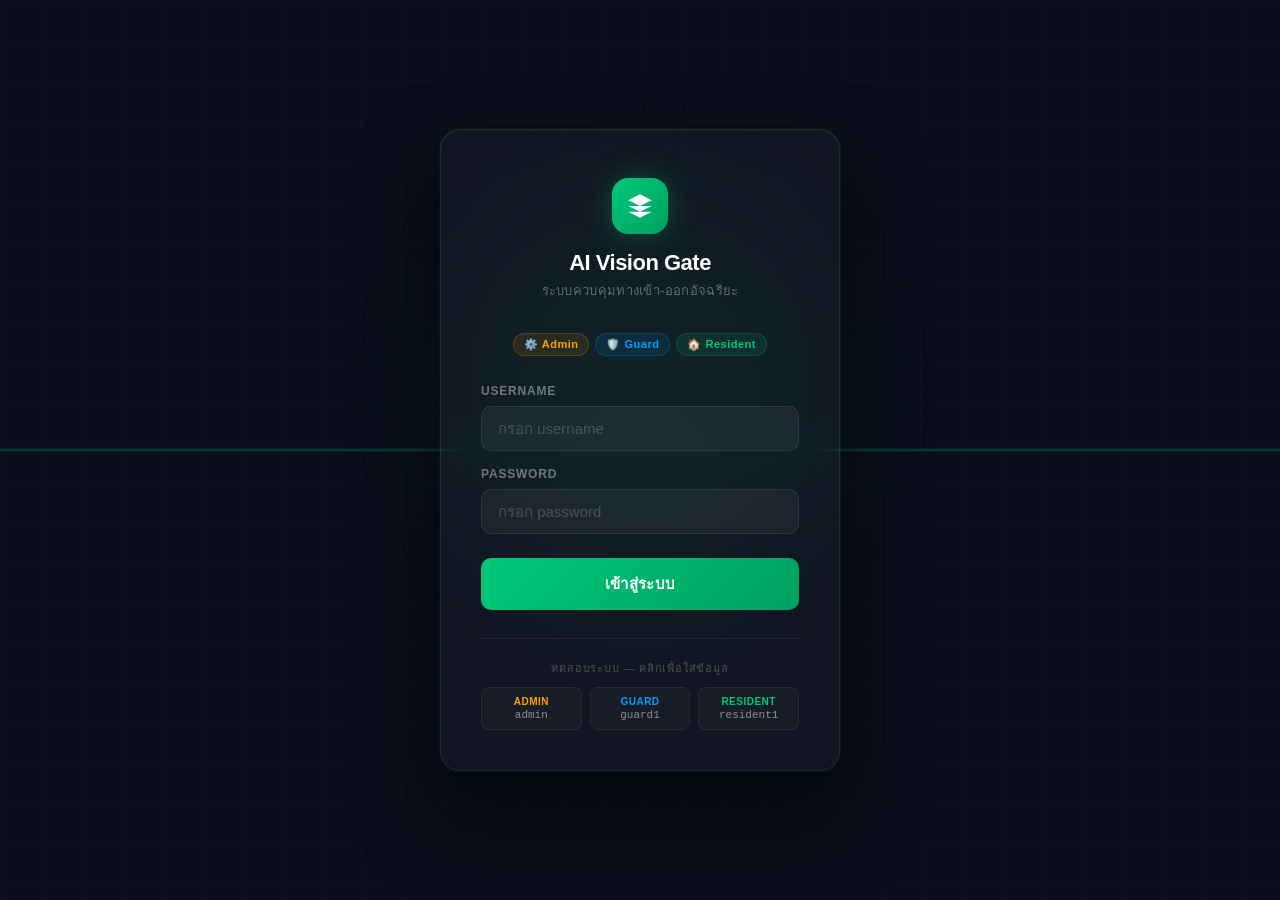
<file: resident/index.html>
<!DOCTYPE html>
<html lang="th">
<head>
<meta charset="UTF-8">
<meta name="viewport" content="width=device-width, initial-scale=1.0, user-scalable=no">
<title>AI Vision Gate — Resident App</title>
<style>
*{margin:0;padding:0;box-sizing:border-box}
body{background:#0b0f1c;color:#fff;font-family:'Segoe UI',Arial,sans-serif;min-height:100vh;padding-bottom:75px}
.topbar{display:flex;align-items:center;justify-content:space-between;padding:12px 16px;background:rgba(255,255,255,0.03);border-bottom:1px solid rgba(255,255,255,0.07);position:sticky;top:0;z-index:50}
.user-wrap{display:flex;align-items:center;gap:10px}
.avatar{width:38px;height:38px;background:linear-gradient(135deg,#00c878,#007a4a);border-radius:12px;display:flex;align-items:center;justify-content:center;font-size:18px;flex-shrink:0}
.user-name{font-size:14px;font-weight:800}
.user-house{font-size:11px;color:rgba(255,255,255,0.4);margin-top:1px}
.notif-btn{position:relative;width:38px;height:38px;background:rgba(255,255,255,0.05);border:1px solid rgba(255,255,255,0.08);border-radius:10px;display:flex;align-items:center;justify-content:center;font-size:18px;cursor:pointer}
.notif-dot{position:absolute;top:7px;right:7px;width:8px;height:8px;background:#ff5050;border-radius:50%;border:1px solid #0b0f1c;display:none}
.notif-dot.show{display:block}
.bottom-nav{position:fixed;bottom:0;left:0;right:0;display:flex;background:#0d1220;border-top:1px solid rgba(255,255,255,0.07);z-index:50}
.nav-item{flex:1;display:flex;flex-direction:column;align-items:center;padding:10px 4px 8px;cursor:pointer;gap:3px}
.nav-icon{font-size:20px}
.nav-label{font-size:9px;font-weight:600;color:rgba(255,255,255,0.3);letter-spacing:0.3px}
.nav-item.active .nav-label{color:#00c878}
.page{display:none;padding:14px}
.page.active{display:block}
.sec-title{font-size:18px;font-weight:800;letter-spacing:-0.3px;margin-bottom:3px}
.sec-sub{font-size:11px;color:rgba(255,255,255,0.35);margin-bottom:14px}
.stat-row{display:grid;grid-template-columns:1fr 1fr;gap:10px;margin-bottom:14px}
.stat-card{background:rgba(255,255,255,0.04);border:1px solid rgba(255,255,255,0.07);border-radius:14px;padding:14px}
.stat-val{font-size:28px;font-weight:900;color:#00c878;line-height:1}
.stat-lbl{font-size:11px;color:rgba(255,255,255,0.4);margin-top:4px}
.alert-banner{background:rgba(255,80,0,0.08);border:1px solid rgba(255,80,0,0.25);border-radius:12px;padding:12px 14px;margin-bottom:12px}
.alert-title{font-size:13px;font-weight:700;color:#ff6030;margin-bottom:2px}
.alert-sub{font-size:11px;color:rgba(255,255,255,0.45);margin-bottom:8px}
.approve-btns{display:flex;gap:6px}
.btn-approve{flex:1;padding:9px;background:linear-gradient(135deg,#00c878,#00a060);border:none;border-radius:8px;color:#fff;font-size:12px;font-weight:700;cursor:pointer}
.btn-reject{flex:1;padding:9px;background:rgba(255,80,80,0.12);border:1px solid rgba(255,80,80,0.25);border-radius:8px;color:#ff5050;font-size:12px;font-weight:700;cursor:pointer}
.section-label{font-size:10px;font-weight:700;color:rgba(255,255,255,0.25);text-transform:uppercase;letter-spacing:0.8px;margin-bottom:8px}
.log-card{background:rgba(255,255,255,0.03);border:1px solid rgba(255,255,255,0.06);border-radius:11px;padding:11px 13px;margin-bottom:6px}
.log-row{display:flex;justify-content:space-between;align-items:center}
.log-plate{font-size:14px;font-weight:800;font-family:monospace;letter-spacing:1px}
.log-badge{font-size:10px;font-weight:700;padding:3px 8px;border-radius:20px}
.log-badge.res{background:rgba(0,200,120,0.12);color:#00c878}
.log-badge.vis{background:rgba(255,160,0,0.12);color:#ffa000}
.log-times{display:flex;gap:12px;margin-top:5px}
.log-t{font-size:10px;color:rgba(255,255,255,0.35)}
.log-t span{color:rgba(255,255,255,0.7);font-weight:600;margin-left:3px}
/* VEHICLES */
.add-btn{width:100%;padding:12px;background:rgba(0,200,120,0.07);border:1px dashed rgba(0,200,120,0.25);border-radius:12px;color:#00c878;font-size:14px;font-weight:700;cursor:pointer;margin-bottom:12px}
.vehicle-card{background:rgba(255,255,255,0.04);border:1px solid rgba(255,255,255,0.07);border-radius:13px;padding:13px 14px;margin-bottom:8px}
.v-header{display:flex;justify-content:space-between;align-items:flex-start}
.v-plate{font-size:16px;font-weight:900;font-family:monospace;letter-spacing:1px}
.v-actions{display:flex;gap:6px}
.btn-edit{padding:5px 10px;background:rgba(255,160,0,0.1);border:1px solid rgba(255,160,0,0.2);border-radius:7px;color:#ffa000;font-size:11px;font-weight:700;cursor:pointer}
.btn-del{padding:5px 10px;background:rgba(255,80,80,0.1);border:1px solid rgba(255,80,80,0.2);border-radius:7px;color:#ff5050;font-size:11px;font-weight:700;cursor:pointer}
.v-detail{font-size:11px;color:rgba(255,255,255,0.4);margin-top:4px}
.v-reg{font-size:10px;color:rgba(0,200,120,0.6);margin-top:3px}
/* FORM */
.form-card{background:rgba(255,255,255,0.03);border:1px solid rgba(255,255,255,0.07);border-radius:13px;padding:14px;margin-bottom:12px;display:none}
.form-card.show{display:block}
.form-title{font-size:13px;font-weight:800;margin-bottom:12px;display:flex;align-items:center;gap:7px}
.field{margin-bottom:10px}
.field label{display:block;font-size:10px;font-weight:700;color:rgba(255,255,255,0.35);text-transform:uppercase;letter-spacing:0.8px;margin-bottom:5px}
.field label .req{color:#ff5050;margin-left:2px}
.field label .opt{color:rgba(255,255,255,0.2);font-weight:400;margin-left:4px;font-size:9px}
.field input,.field select{width:100%;background:rgba(255,255,255,0.05);border:1px solid rgba(255,255,255,0.08);border-radius:9px;padding:10px 13px;font-size:14px;color:#fff;outline:none;font-family:inherit}
.field input:focus,.field select:focus{border-color:rgba(0,200,120,0.4)}
.field input::placeholder{color:rgba(255,255,255,0.2)}
.field select option{background:#141828}
.field-row{display:flex;gap:8px}
.field-row .field{flex:1}
.province-wrap{position:relative}
.province-suggestions{display:none;position:absolute;top:100%;left:0;right:0;background:#1a2035;border:1px solid rgba(0,200,120,0.25);border-radius:9px;margin-top:3px;z-index:20;max-height:160px;overflow-y:auto}
.p-item{padding:9px 13px;font-size:13px;cursor:pointer;border-bottom:1px solid rgba(255,255,255,0.04)}
.p-item:last-child{border:none}
.p-item:hover{background:rgba(0,200,120,0.08)}
.p-match{color:#00c878;font-weight:700}
.btn-save{width:100%;padding:12px;background:linear-gradient(135deg,#00c878,#00a060);border:none;border-radius:9px;color:#fff;font-size:14px;font-weight:700;cursor:pointer;margin-top:4px}
.btn-cancel-form{width:100%;padding:10px;background:rgba(255,255,255,0.04);border:1px solid rgba(255,255,255,0.07);border-radius:9px;color:rgba(255,255,255,0.4);font-size:13px;cursor:pointer;margin-top:6px}
/* NOTIF */
.notif-card{border-radius:13px;border:1px solid;padding:14px;margin-bottom:10px}
.notif-card.pending{background:rgba(255,80,0,0.07);border-color:rgba(255,80,0,0.2)}
.notif-card.entry{background:rgba(0,200,120,0.05);border-color:rgba(0,200,120,0.15)}
.notif-type{font-size:10px;font-weight:700;padding:3px 8px;border-radius:20px;display:inline-block;margin-bottom:8px}
.notif-type.pending{background:rgba(255,80,0,0.15);color:#ff6030}
.notif-type.entry{background:rgba(0,200,120,0.12);color:#00c878}
.notif-plate{font-size:20px;font-weight:900;font-family:monospace;letter-spacing:1px;margin-bottom:3px}
.notif-info{font-size:11px;color:rgba(255,255,255,0.45);margin-bottom:10px}
.notif-photos{display:flex;gap:6px;margin-bottom:10px}
.notif-photo{width:56px;height:56px;border-radius:8px;background:rgba(255,255,255,0.05);border:1px solid rgba(255,255,255,0.08);display:flex;align-items:center;justify-content:center;font-size:18px}
/* PREREG */
.preguest-card{background:rgba(255,255,255,0.03);border:1px solid rgba(255,255,255,0.06);border-radius:11px;padding:11px 13px;margin-bottom:7px}
.pg-name{font-size:13px;font-weight:700}
.pg-plate{font-size:13px;font-family:monospace;color:#00c878;margin-top:2px}
.pg-meta{font-size:10px;color:rgba(255,255,255,0.35);margin-top:3px}
.status-badge{display:inline-block;font-size:9px;font-weight:700;padding:2px 8px;border-radius:20px;margin-top:5px}
.status-badge.wait{background:rgba(255,160,0,0.12);color:#ffa000}
.status-badge.in{background:rgba(0,200,120,0.12);color:#00c878}
.status-badge.out{background:rgba(255,255,255,0.06);color:rgba(255,255,255,0.35)}
.refresh-btn{display:flex;align-items:center;gap:5px;padding:7px 12px;background:rgba(0,200,120,0.07);border:1px solid rgba(0,200,120,0.15);border-radius:20px;font-size:11px;color:#00c878;cursor:pointer;font-weight:600;margin-bottom:12px}
.empty{text-align:center;padding:32px 20px;color:rgba(255,255,255,0.2)}
.empty-icon{font-size:36px;margin-bottom:8px}
.empty-txt{font-size:12px}
/* LOADING */
.loading-overlay{display:none;position:fixed;inset:0;background:rgba(0,0,0,0.8);z-index:200;align-items:center;justify-content:center;flex-direction:column;gap:14px}
.loading-overlay.show{display:flex}
@keyframes spin{to{transform:rotate(360deg)}}
.spinner{width:40px;height:40px;border:3px solid rgba(255,255,255,0.08);border-top-color:#00c878;border-radius:50%;animation:spin 0.8s linear infinite}
.load-txt{font-size:13px;color:rgba(255,255,255,0.5)}
.toast{position:fixed;bottom:80px;left:50%;transform:translateX(-50%);background:#1a2035;border:1px solid rgba(255,255,255,0.12);border-radius:10px;padding:10px 18px;font-size:13px;z-index:300;opacity:0;transition:opacity 0.3s;pointer-events:none;white-space:nowrap;max-width:90vw}
.toast.show{opacity:1}
</style>
</head>
<body>

<div class="topbar">
  <div class="user-wrap">
    <div class="avatar">🏠</div>
    <div>
      <div class="user-name" id="user-name">กำลังโหลด...</div>
      <div class="user-house" id="user-house">บ้านเลขที่ —</div>
    </div>
  </div>
  <div class="notif-btn" onclick="goPage('notif')">🔔<div class="notif-dot" id="notif-dot"></div></div>
</div>

<!-- HOME -->
<div class="page active" id="page-home">
  <div class="sec-title">หน้าหลัก</div>
  <div class="sec-sub" id="home-date"></div>
  <div class="stat-row">
    <div class="stat-card"><div class="stat-val" id="home-vehicles">—</div><div class="stat-lbl">รถที่ลงทะเบียน</div></div>
    <div class="stat-card"><div class="stat-val" id="home-guests">—</div><div class="stat-lbl">แขกที่นัดไว้</div></div>
  </div>
  <div id="home-alerts"></div>
  <div class="section-label">ประวัติล่าสุด</div>
  <div id="home-recent"><div class="empty"><div class="empty-icon">📋</div><div class="empty-txt">ยังไม่มีประวัติ</div></div></div>
</div>

<!-- NOTIF -->
<div class="page" id="page-notif">
  <div class="sec-title">แจ้งเตือน</div>
  <div class="sec-sub">รออนุมัติจากท่าน</div>
  <button class="refresh-btn" onclick="loadNotifications()">🔄 รีเฟรช</button>
  <div id="notif-list"><div class="empty"><div class="empty-icon">🔔</div><div class="empty-txt">ไม่มีการแจ้งเตือน</div></div></div>
</div>

<!-- VEHICLES -->
<div class="page" id="page-vehicles">
  <div class="sec-title">รถของฉัน</div>
  <div class="sec-sub" id="v-sub">จัดการทะเบียนรถ</div>
  <button class="add-btn" onclick="showVehicleForm()">+ เพิ่มรถใหม่</button>

  <div class="form-card" id="vehicle-form">
    <div class="form-title" id="form-title">🚗 เพิ่มรถใหม่</div>
    <input type="hidden" id="edit-index" value="">
    <div class="field-row">
      <div class="field" style="flex:1.4">
        <label>ทะเบียนรถ <span class="req">*</span></label>
        <input type="text" id="f-plate" placeholder="เช่น กข 1234" style="font-family:monospace;letter-spacing:1px" autocomplete="off">
      </div>
      <div class="field" style="flex:1">
        <label>ประเภทรถ <span class="req">*</span></label>
        <select id="f-type">
          <option value="รถยนต์">รถยนต์</option>
          <option value="รถกระบะ">รถกระบะ</option>
          <option value="มอเตอร์ไซค์">มอเตอร์ไซค์</option>
          <option value="รถตู้">รถตู้</option>
        </select>
      </div>
    </div>
    <div class="field">
      <label>จังหวัด <span class="req">*</span></label>
      <div class="province-wrap">
        <input type="text" id="f-province" placeholder="พิมพ์เพื่อค้นหาจังหวัด..." autocomplete="off" oninput="filterProv(this.value,'f-prov-list')">
        <div class="province-suggestions" id="f-prov-list"></div>
      </div>
    </div>
    <div class="field-row">
      <div class="field">
        <label>ยี่ห้อรถ <span class="opt">(ไม่บังคับ)</span></label>
        <input type="text" id="f-brand" placeholder="เช่น Toyota">
      </div>
      <div class="field">
        <label>สีรถ <span class="opt">(ไม่บังคับ)</span></label>
        <input type="text" id="f-color" placeholder="เช่น ขาว">
      </div>
    </div>
    <button class="btn-save" onclick="saveVehicle()">✅ บันทึก</button>
    <button class="btn-cancel-form" onclick="hideVehicleForm()">ยกเลิก</button>
  </div>

  <div id="vehicles-list"><div class="empty"><div class="empty-icon">🚗</div><div class="empty-txt">ยังไม่มีรถที่ลงทะเบียน</div></div></div>
</div>

<!-- HISTORY -->
<div class="page" id="page-history">
  <div class="sec-title">ประวัติเข้า-ออก</div>
  <div class="sec-sub" id="hist-sub">บ้านเลขที่ —</div>
  <button class="refresh-btn" onclick="loadHistory()">🔄 รีเฟรช</button>
  <div id="history-list"><div class="empty"><div class="empty-icon">📋</div><div class="empty-txt">ยังไม่มีประวัติ</div></div></div>
</div>

<!-- PREREG -->
<div class="page" id="page-prereg">
  <div class="sec-title">นัดแขกล่วงหน้า</div>
  <div class="sec-sub">แขกที่นัดไว้จะเข้าได้อัตโนมัติ</div>
  <div class="form-card show">
    <div class="form-title">📝 เพิ่มแขกใหม่</div>
    <div class="field">
      <label>ชื่อแขก <span class="req">*</span></label>
      <input type="text" id="g-name" placeholder="เช่น นายสมชาย ใจดี">
    </div>
    <div class="field-row">
      <div class="field" style="flex:1.4">
        <label>ทะเบียนรถ <span class="req">*</span></label>
        <input type="text" id="g-plate" placeholder="เช่น กข 1234" style="font-family:monospace">
      </div>
      <div class="field" style="flex:1">
        <label>จังหวัด <span class="req">*</span></label>
        <div class="province-wrap">
          <input type="text" id="g-province" placeholder="พิมพ์..." autocomplete="off" oninput="filterProv(this.value,'g-prov-list')">
          <div class="province-suggestions" id="g-prov-list"></div>
        </div>
      </div>
    </div>
    <div class="field">
      <label>วันที่นัด <span class="req">*</span></label>
      <input type="date" id="g-date">
    </div>
    <button class="btn-save" onclick="addGuest()">✅ บันทึกการนัด</button>
  </div>
  <div class="section-label">รายการนัดทั้งหมด</div>
  <div id="preguest-list"><div class="empty"><div class="empty-icon">📅</div><div class="empty-txt">ยังไม่มีแขกที่นัดไว้</div></div></div>
</div>

<nav class="bottom-nav">
  <div class="nav-item active" id="nav-home" onclick="goPage('home')"><div class="nav-icon">🏠</div><div class="nav-label">หน้าหลัก</div></div>
  <div class="nav-item" id="nav-notif" onclick="goPage('notif')"><div class="nav-icon">🔔</div><div class="nav-label">แจ้งเตือน</div></div>
  <div class="nav-item" id="nav-vehicles" onclick="goPage('vehicles')"><div class="nav-icon">🚗</div><div class="nav-label">รถของฉัน</div></div>
  <div class="nav-item" id="nav-history" onclick="goPage('history')"><div class="nav-icon">📋</div><div class="nav-label">ประวัติ</div></div>
  <div class="nav-item" id="nav-prereg" onclick="goPage('prereg')"><div class="nav-icon">📅</div><div class="nav-label">นัดแขก</div></div>
</nav>

<div class="loading-overlay" id="loading"><div class="spinner"></div><div class="load-txt" id="load-txt">กำลังโหลด...</div></div>
<div class="toast" id="toast"></div>

<script>
const API_URL = 'https://script.google.com/macros/s/AKfycbxiPp-xyVNOw6Dm6L9Il3I2b9ynhu02L_VTBmTAXSMh7WHijR-QttRXK6NzBaZUb0k3Nw/exec';
const PROVINCES = ['กระบี่','กาญจนบุรี','กาฬสินธุ์','กำแพงเพชร','ขอนแก่น','จันทบุรี','ฉะเชิงเทรา','ชลบุรี','ชัยนาท','ชัยภูมิ','ชุมพร','เชียงราย','เชียงใหม่','ตรัง','ตราด','ตาก','นครนายก','นครปฐม','นครพนม','นครราชสีมา','นครศรีธรรมราช','นครสวรรค์','นนทบุรี','นราธิวาส','น่าน','บึงกาฬ','บุรีรัมย์','ปทุมธานี','ประจวบคีรีขันธ์','ปราจีนบุรี','ปัตตานี','พระนครศรีอยุธยา','พะเยา','พังงา','พัทลุง','พิจิตร','พิษณุโลก','เพชรบุรี','เพชรบูรณ์','แพร่','ภูเก็ต','มหาสารคาม','มุกดาหาร','แม่ฮ่องสอน','ยโสธร','ยะลา','ร้อยเอ็ด','ระนอง','ระยอง','ราชบุรี','ลพบุรี','ลำปาง','ลำพูน','เลย','ศรีสะเกษ','สกลนคร','สงขลา','สตูล','สมุทรปราการ','สมุทรสงคราม','สมุทรสาคร','สระแก้ว','สระบุรี','สิงห์บุรี','สุโขทัย','สุพรรณบุรี','สุราษฎร์ธานี','สุรินทร์','หนองคาย','หนองบัวลำภู','อ่างทอง','อำนาจเจริญ','อุดรธานี','อุตรดิตถ์','อุทัยธานี','อุบลราชธานี','กรุงเทพมหานคร'];

let user = { username:'', house:'', name:'' };
let myVehicles = [];
let myHistory = [];
let myPreGuests = [];
let pollTimer = null;

document.addEventListener('DOMContentLoaded', () => {
  try {
    const s = JSON.parse(sessionStorage.getItem('aivsg_user') || '{}');
    if (!s.username){ window.location.href = '../'; return; }
    user = s;
  } catch(e){ window.location.href = '../'; return; }
  document.getElementById('user-name').textContent = user.name || user.username;
  document.getElementById('user-house').textContent = 'บ้านเลขที่ ' + (user.house || '—');
  document.getElementById('v-sub').textContent = 'จัดการทะเบียนรถบ้าน ' + (user.house || '');
  document.getElementById('hist-sub').textContent = 'บ้าน ' + (user.house || '—');
  const d = new Date();
  document.getElementById('home-date').textContent = d.toLocaleDateString('th-TH',{weekday:'long',year:'numeric',month:'long',day:'numeric'});
  document.getElementById('g-date').value = new Date().toISOString().split('T')[0];
  loadAll();
  pollTimer = setInterval(pollNotif, 30000);
});

async function loadAll(){
  showLoading('กำลังโหลดข้อมูล...');
  await Promise.all([loadVehicles(), loadHistory(), loadPreGuests()]);
  hideLoading();
  renderHome();
  loadNotifications();
}

function goPage(page){
  document.querySelectorAll('.page').forEach(p=>p.classList.remove('active'));
  document.querySelectorAll('.nav-item').forEach(n=>n.classList.remove('active'));
  document.getElementById('page-'+page).classList.add('active');
  document.getElementById('nav-'+page).classList.add('active');
  if (page === 'notif'){ document.getElementById('notif-dot').classList.remove('show'); loadNotifications(); }
}

// DATA LOADERS
async function loadVehicles(){
  try { const r=await jsonp('getMyVehicles',{house:user.house}); myVehicles=r.vehicles||[]; renderVehicles(); } catch(e){}
}
async function loadHistory(){
  try { const r=await jsonp('getHistory',{house:user.house}); myHistory=r.logs||[]; renderHistory(); } catch(e){}
}
async function loadPreGuests(){
  try { const r=await jsonp('getPreGuests',{house:user.house}); myPreGuests=r.guests||[]; renderPreGuests(); } catch(e){}
}
async function loadNotifications(){
  try {
    const r = await jsonp('getActive',{});
    const pending = (r.vehicles||[]).filter(v=>v.status==='รอยืนยัน'||(v.type==='ผู้มาติดต่อ'&&(!v.status||v.status==='รอยืนยัน')));
    renderNotifications(pending, r.vehicles||[]);
  } catch(e){ renderNotifications([],[]); }
}
async function pollNotif(){
  try {
    const r = await jsonp('getActive',{});
    const pending = (r.vehicles||[]).filter(v=>v.status==='รอยืนยัน');
    if (pending.length) document.getElementById('notif-dot').classList.add('show');
  } catch(e){}
}

// RENDERERS
function renderHome(){
  document.getElementById('home-vehicles').textContent = myVehicles.length;
  document.getElementById('home-guests').textContent = myPreGuests.filter(g=>g.status==='รอเข้า').length;
  const recent = myHistory.slice(0,5);
  document.getElementById('home-recent').innerHTML = recent.length ? recent.map(logCardHTML).join('') :
    '<div class="empty"><div class="empty-icon">📋</div><div class="empty-txt">ยังไม่มีประวัติ</div></div>';
}

function renderNotifications(pending, all){
  const el = document.getElementById('notif-list');
  const myRecent = all.filter(v=>v.type==='ลูกบ้าน'&&v.house===user.house).slice(0,3);
  if (!pending.length && !myRecent.length){
    el.innerHTML = '<div class="empty"><div class="empty-icon">✅</div><div class="empty-txt">ไม่มีการแจ้งเตือน</div></div>'; return;
  }
  el.innerHTML = pending.map(v=>`
    <div class="notif-card pending">
      <span class="notif-type pending">⚠️ รอการอนุมัติ</span>
      <div class="notif-plate">${v.plate}</div>
      <div class="notif-info">${v.guestName||'ผู้มาติดต่อ'} • ${v.entryTime||''}</div>
      <div class="notif-photos"><div class="notif-photo">🪪</div><div class="notif-photo">🚗</div><div class="notif-photo">🧑</div></div>
      <div class="approve-btns">
        <button class="btn-approve" onclick="approveGuest('${v.plate}')">✅ อนุญาต</button>
        <button class="btn-reject" onclick="rejectGuest('${v.plate}')">✕ ปฏิเสธ</button>
      </div>
    </div>`).join('') +
  myRecent.map(v=>`
    <div class="notif-card entry">
      <span class="notif-type entry">✅ รถเข้าแล้ว</span>
      <div class="notif-plate">${v.plate}</div>
      <div class="notif-info">ลูกบ้าน • AUTO • ${v.entryTime||''}</div>
    </div>`).join('');
}

function renderVehicles(){
  const el = document.getElementById('vehicles-list');
  if (!myVehicles.length){ el.innerHTML='<div class="empty"><div class="empty-icon">🚗</div><div class="empty-txt">ยังไม่มีรถที่ลงทะเบียน</div></div>'; return; }
  const icons={'รถยนต์':'🚗','รถกระบะ':'🛻','มอเตอร์ไซค์':'🏍️','รถตู้':'🚐'};
  el.innerHTML = myVehicles.map((v,i)=>`
    <div class="vehicle-card">
      <div class="v-header">
        <div>
          <div class="v-plate">${v.plate||''}</div>
          <div class="v-detail">${icons[v.type]||'🚗'} ${v.brand||'—'} ${v.color?'• สี'+v.color:''} • ${v.type||'—'}</div>
          <div class="v-reg">ลงทะเบียนโดย ${v.regBy||'—'} • ${v.method||'—'}</div>
        </div>
        <div class="v-actions">
          <button class="btn-edit" onclick="editVehicle(${i})">✏️ แก้ไข</button>
          <button class="btn-del" onclick="deleteVehicle(${i})">🗑️</button>
        </div>
      </div>
    </div>`).join('');
}

function renderHistory(){
  const el = document.getElementById('history-list');
  el.innerHTML = myHistory.length ? myHistory.map(logCardHTML).join('') :
    '<div class="empty"><div class="empty-icon">📋</div><div class="empty-txt">ยังไม่มีประวัติ</div></div>';
}

function logCardHTML(h){
  const isRes = h.type==='ลูกบ้าน'||h.type==='resident';
  return `<div class="log-card">
    <div class="log-row">
      <div class="log-plate">${h.plate||'—'}</div>
      <span class="log-badge ${isRes?'res':'vis'}">${h.type||'—'}</span>
    </div>
    <div class="log-times">
      <div class="log-t">เข้า<span>${h.entryTime||'—'}</span></div>
      ${h.exitTime?`<div class="log-t">ออก<span>${h.exitTime}</span></div>`:''}
    </div>
  </div>`;
}

function renderPreGuests(){
  const el = document.getElementById('preguest-list');
  if (!myPreGuests.length){ el.innerHTML='<div class="empty"><div class="empty-icon">📅</div><div class="empty-txt">ยังไม่มีแขกที่นัดไว้</div></div>'; return; }
  const sm={'รอเข้า':'wait','เข้าแล้ว':'in','ออกแล้ว':'out'};
  el.innerHTML = myPreGuests.map(g=>`
    <div class="preguest-card">
      <div class="pg-name">${g.guestName||'—'}</div>
      <div class="pg-plate">${g.plate||'ไม่ระบุทะเบียน'}</div>
      <div class="pg-meta">วันที่นัด: ${g.date||'—'}</div>
      <span class="status-badge ${sm[g.status]||'wait'}">${g.status||'รอเข้า'}</span>
    </div>`).join('');
}

// VEHICLE FORM
function showVehicleForm(){ document.getElementById('vehicle-form').classList.add('show'); document.getElementById('form-title').textContent='🚗 เพิ่มรถใหม่'; document.getElementById('edit-index').value=''; ['f-plate','f-province','f-brand','f-color'].forEach(id=>document.getElementById(id).value=''); document.getElementById('f-type').value='รถยนต์'; }
function hideVehicleForm(){ document.getElementById('vehicle-form').classList.remove('show'); }

function editVehicle(i){
  const v = myVehicles[i];
  showVehicleForm();
  document.getElementById('form-title').textContent='✏️ แก้ไขรถ';
  document.getElementById('edit-index').value = i;
  // plate = "กข 1234 ขอนแก่น" → split
  const parts = (v.plate||'').split(' ');
  const province = parts.slice(-1)[0] || '';
  const plateNum = parts.slice(0,-1).join(' ');
  document.getElementById('f-plate').value = plateNum;
  document.getElementById('f-province').value = province;
  document.getElementById('f-type').value = v.type||'รถยนต์';
  document.getElementById('f-brand').value = v.brand||'';
  document.getElementById('f-color').value = v.color||'';
}

async function saveVehicle(){
  const plate    = document.getElementById('f-plate').value.trim();
  const province = document.getElementById('f-province').value.trim();
  const type     = document.getElementById('f-type').value;
  const brand    = document.getElementById('f-brand').value.trim();
  const color    = document.getElementById('f-color').value.trim();
  if (!plate)   { showToast('กรุณากรอกทะเบียนรถ'); return; }
  if (!province){ showToast('กรุณาระบุจังหวัด'); return; }
  const fullPlate = plate + ' ' + province;
  showLoading('กำลังบันทึก...');
  try {
    await jsonp('registerVehicle', { plate:fullPlate, owner:user.name||user.username, house:user.house, phone:'', brand, color, type, regBy:user.username, method:'ลงทะเบียนผ่านแอป' });
    hideLoading();
    showToast('✅ บันทึกรถเรียบร้อย');
    hideVehicleForm();
    await loadVehicles();
  } catch(e){ hideLoading(); showToast('❌ ' + e.message); }
}

async function deleteVehicle(i){
  if (!confirm('ยืนยันลบรถ ' + myVehicles[i].plate + '?')) return;
  showToast('⚠️ ฟีเจอร์ลบรถต้องแก้ Apps Script เพิ่ม — จะทำในรอบถัดไปครับ');
}

// ACTIONS
async function approveGuest(plate){
  showLoading('กำลังอนุมัติ...');
  try {
    await jsonp('updateVisitorStatus',{plate,status:'ยืนยันแล้ว'});
    hideLoading(); showToast('✅ อนุมัติแล้ว — รปภ จะเปิดประตู'); loadNotifications();
  } catch(e){ hideLoading(); showToast('❌ ' + e.message); }
}

async function rejectGuest(plate){
  showLoading('กำลังปฏิเสธ...');
  try {
    await jsonp('updateVisitorStatus',{plate,status:'ปฏิเสธแล้ว'});
    hideLoading(); showToast('🚫 ปฏิเสธแล้ว'); loadNotifications();
  } catch(e){ hideLoading(); showToast('❌ ' + e.message); }
}

async function addGuest(){
  const name     = document.getElementById('g-name').value.trim();
  const plate    = document.getElementById('g-plate').value.trim();
  const province = document.getElementById('g-province').value.trim();
  const date     = document.getElementById('g-date').value;
  if (!name)    { showToast('กรุณากรอกชื่อแขก'); return; }
  if (!plate)   { showToast('กรุณากรอกทะเบียนรถ'); return; }
  if (!province){ showToast('กรุณาระบุจังหวัด'); return; }
  if (!date)    { showToast('กรุณาเลือกวันที่นัด'); return; }
  const fullPlate = plate + ' ' + province;
  const thDate = new Date(date).toLocaleDateString('th-TH');
  showLoading('กำลังบันทึก...');
  try {
    await jsonp('preRegister',{guestName:name,plate:fullPlate,house:user.house,residentUsername:user.username,date:thDate});
    hideLoading(); showToast('✅ บันทึกการนัดเรียบร้อย');
    ['g-name','g-plate','g-province'].forEach(id=>document.getElementById(id).value='');
    await loadPreGuests();
  } catch(e){ hideLoading(); showToast('❌ ' + e.message); }
}

// PROVINCE AUTOCOMPLETE
function filterProv(val, listId){
  const list=document.getElementById(listId);
  if (!val){ list.style.display='none'; return; }
  const m=PROVINCES.filter(p=>p.includes(val));
  if (!m.length){ list.style.display='none'; return; }
  list.innerHTML=m.slice(0,6).map(p=>{
    const i=p.indexOf(val);
    const inputId = listId==='f-prov-list'?'f-province':listId==='g-prov-list'?'g-province':'';
    return `<div class="p-item" onclick="selProv('${p}','${listId}','${inputId}')">${p.slice(0,i)}<span class="p-match">${p.slice(i,i+val.length)}</span>${p.slice(i+val.length)}</div>`;
  }).join('');
  list.style.display='block';
}
function selProv(p,listId,inputId){ if(inputId)document.getElementById(inputId).value=p; document.getElementById(listId).style.display='none'; }
document.addEventListener('click',e=>{ document.querySelectorAll('.province-suggestions').forEach(el=>{ if(!e.target.closest('.province-wrap'))el.style.display='none'; }); });

// JSONP
function jsonp(action,params){
  return new Promise((resolve,reject)=>{
    const cb='cb_'+Math.random().toString(36).slice(2);
    const s=document.createElement('script');
    const t=setTimeout(()=>{ delete window[cb]; try{document.body.removeChild(s);}catch(e){} reject(new Error('timeout')); },15000);
    window[cb]=(d)=>{ clearTimeout(t); delete window[cb]; try{document.body.removeChild(s);}catch(e){} resolve(d); };
    let url=API_URL+'?action='+action+'&callback='+cb;
    Object.entries(params).forEach(([k,v])=>{ url+=`&${k}=${encodeURIComponent(v)}`; });
    s.src=url; s.onerror=()=>{clearTimeout(t);reject(new Error('JSONP error'));}; document.body.appendChild(s);
  });
}

function showLoading(t){ document.getElementById('load-txt').textContent=t; document.getElementById('loading').classList.add('show'); }
function hideLoading(){ document.getElementById('loading').classList.remove('show'); }
function showToast(msg){ const t=document.getElementById('toast'); t.textContent=msg; t.classList.add('show'); setTimeout(()=>t.classList.remove('show'),3000); }
</script>
</body>
</html>
</file>
